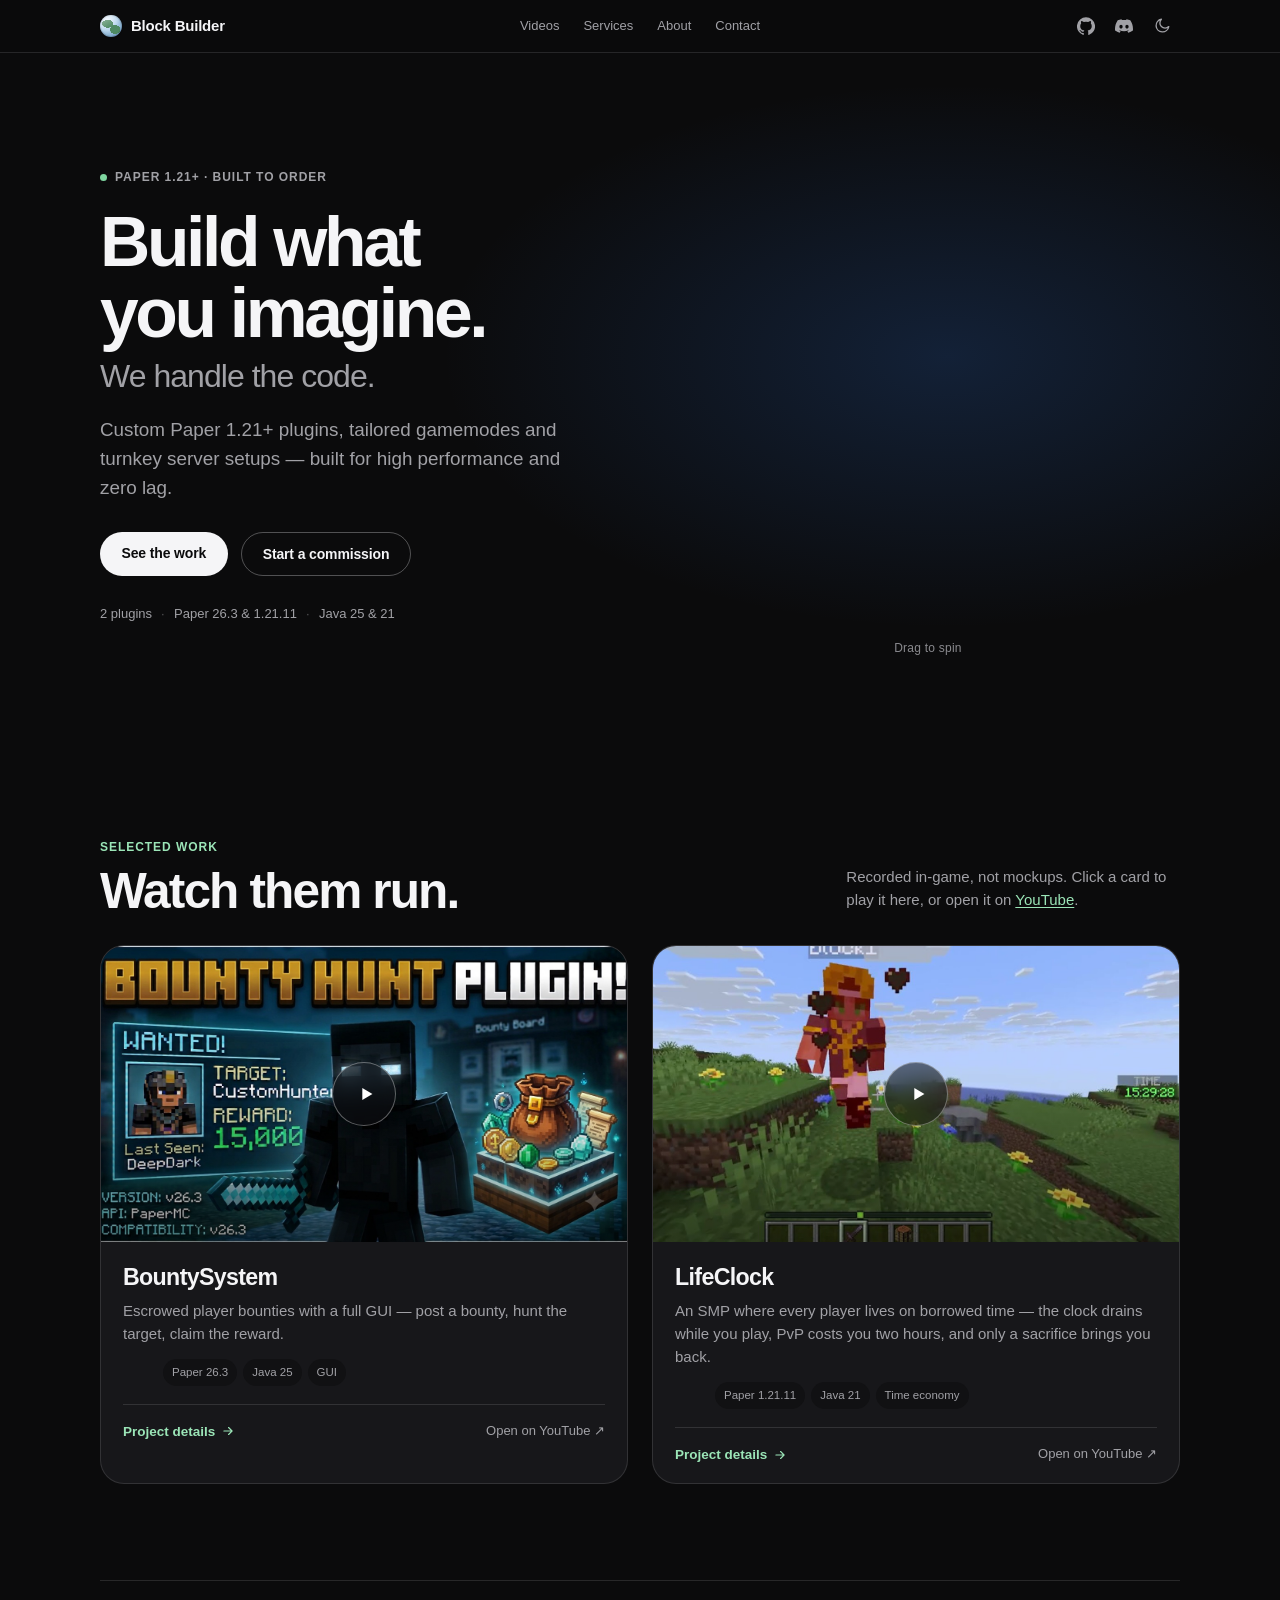
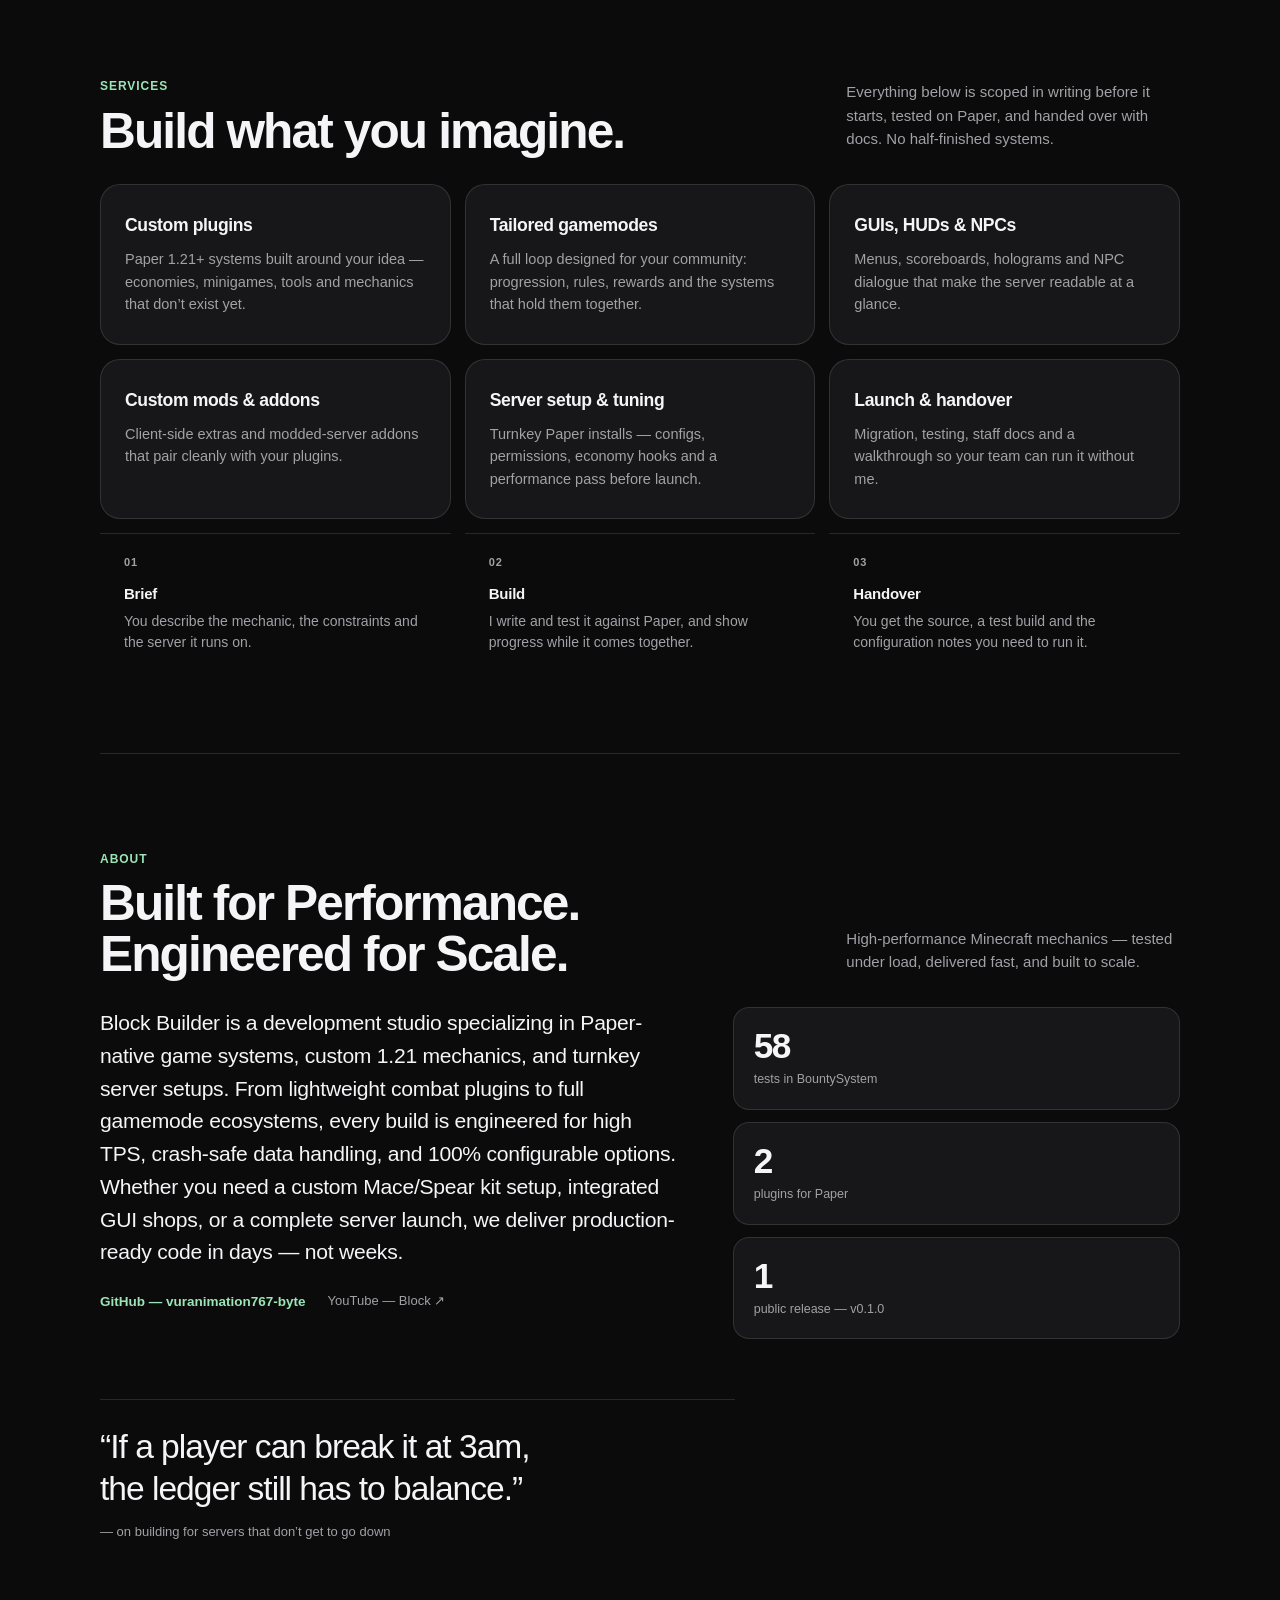
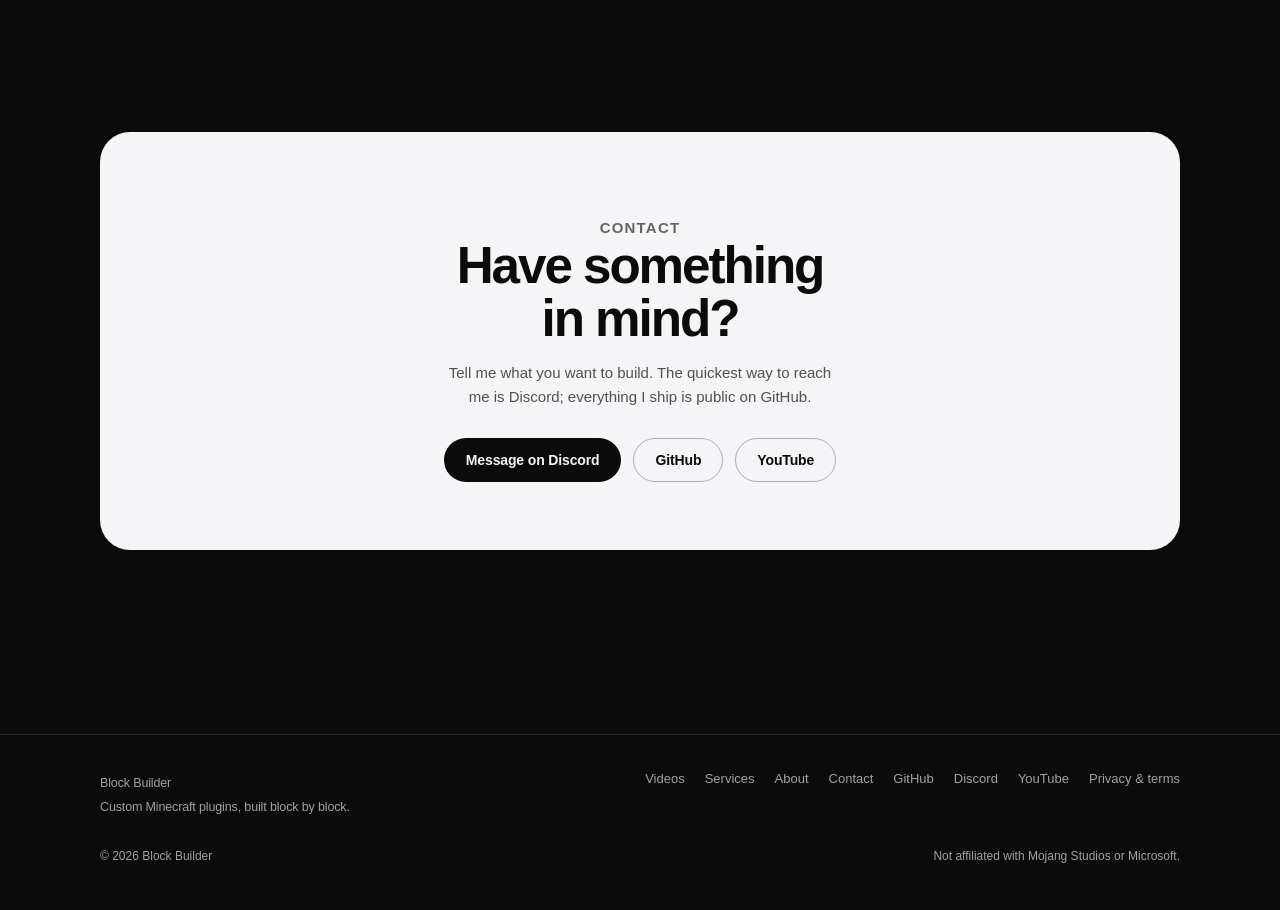
<file: index.html>
<!doctype html>
<html lang="en">
<head>
  <meta charset="utf-8">
  <meta name="viewport" content="width=device-width, initial-scale=1">
  <title>Block Builder — Custom Minecraft Plugins &amp; Servers</title>
  <meta name="description" content="Custom Paper 1.21+ plugins, tailored gamemodes and turnkey server setups — built for performance and zero lag.">
  <meta property="og:type" content="website">
  <meta property="og:url" content="https://vuranimation767-byte.github.io/portfolio/">
  <meta property="og:title" content="Block Builder — Custom Minecraft Plugins &amp; Servers">
  <meta property="og:description" content="Custom Paper 1.21+ plugins, tailored gamemodes and turnkey server setups — built for performance and zero lag.">
  <meta property="og:image" content="https://vuranimation767-byte.github.io/portfolio/assets/thumbs/bountysystem.jpg">
  <meta name="twitter:card" content="summary_large_image">
  <meta name="theme-color" content="#0b0b0c">
  <link rel="icon" href="assets/favicon.svg" type="image/svg+xml">
  <script>
    document.documentElement.dataset.theme = (function () {
      try { return localStorage.getItem("theme") || "dark"; } catch (e) { return "dark"; }
    })();
    document.documentElement.classList.add("js");
  </script>
  <link rel="stylesheet" href="assets/css/site.css">
</head>
<body id="top">
  <a class="skip-link" href="#main">Skip to content</a>

  <header class="site-header">
    <div class="wrap header-inner">
      <a class="brand" href="index.html" aria-label="Block Builder — home">
        <span class="brand-mark" aria-hidden="true"></span>
        <span data-site="name">Block Builder</span>
      </a>

      <nav class="nav" aria-label="Primary">
        <a class="nav-link" href="#videos">Videos</a>
        <a class="nav-link" href="#services">Services</a>
        <a class="nav-link" href="#about">About</a>
        <a class="nav-link" href="#contact">Contact</a>
      </nav>

      <div class="header-actions">
        <a class="icon-btn" href="https://github.com/vuranimation767-byte" data-site-href="github" target="_blank"
          rel="noopener" aria-label="GitHub profile">
          <svg viewBox="0 0 24 24" fill="currentColor" aria-hidden="true"><path d="M12 .5a12 12 0 0 0-3.79 23.4c.6.1.82-.26.82-.58v-2.03c-3.34.73-4.04-1.61-4.04-1.61-.55-1.39-1.33-1.76-1.33-1.76-1.09-.75.08-.73.08-.73 1.2.08 1.84 1.24 1.84 1.24 1.07 1.83 2.8 1.3 3.48 1 .1-.78.42-1.3.76-1.6-2.67-.3-5.47-1.33-5.47-5.93 0-1.31.47-2.38 1.24-3.22-.13-.3-.54-1.52.11-3.18 0 0 1-.32 3.3 1.23a11.5 11.5 0 0 1 6 0c2.28-1.55 3.29-1.23 3.29-1.23.65 1.66.24 2.88.12 3.18.77.84 1.23 1.91 1.23 3.22 0 4.61-2.8 5.62-5.48 5.92.43.37.81 1.1.81 2.22v3.29c0 .32.22.7.82.58A12 12 0 0 0 12 .5Z"/></svg>
        </a>
        <a class="icon-btn" href="https://discord.com/users/1489246754229588059" target="_blank" rel="noopener" aria-label="Discord profile">
          <svg viewBox="0 0 24 24" fill="currentColor" aria-hidden="true"><path d="M20.317 4.37a19.791 19.791 0 0 0-4.885-1.515.074.074 0 0 0-.079.037c-.21.375-.444.864-.608 1.25a18.27 18.27 0 0 0-5.487 0 12.64 12.64 0 0 0-.617-1.25.077.077 0 0 0-.079-.037A19.736 19.736 0 0 0 3.677 4.37a.07.07 0 0 0-.032.027C.533 9.046-.32 13.58.099 18.057a.082.082 0 0 0 .031.057 19.9 19.9 0 0 0 5.993 3.03.078.078 0 0 0 .084-.028 14.09 14.09 0 0 0 1.226-1.994.076.076 0 0 0-.041-.106 13.107 13.107 0 0 1-1.872-.892.077.077 0 0 1-.008-.128 10.2 10.2 0 0 0 .372-.292.074.074 0 0 1 .077-.01c3.928 1.793 8.18 1.793 12.062 0a.074.074 0 0 1 .078.009c.12.098.246.198.373.292a.077.077 0 0 1-.006.127 12.299 12.299 0 0 1-1.873.892.077.077 0 0 0-.041.107c.36.698.772 1.362 1.225 1.993a.076.076 0 0 0 .084.028 19.839 19.839 0 0 0 6.002-3.03.077.077 0 0 0 .032-.054c.5-5.177-.838-9.674-3.549-13.66a.061.061 0 0 0-.031-.03zM8.02 15.33c-1.183 0-2.157-1.085-2.157-2.419 0-1.333.956-2.419 2.157-2.419 1.21 0 2.176 1.096 2.157 2.419 0 1.334-.956 2.419-2.157 2.419zm7.975 0c-1.183 0-2.157-1.085-2.157-2.419 0-1.333.955-2.419 2.157-2.419 1.21 0 2.176 1.096 2.157 2.419 0 1.334-.946 2.419-2.157 2.419z"/></svg>
        </a>
        <button class="icon-btn theme-btn" type="button" data-theme-toggle aria-label="Switch theme">
          <svg class="i-sun" viewBox="0 0 24 24" fill="none" stroke="currentColor" stroke-width="1.8" stroke-linecap="round" aria-hidden="true"><circle cx="12" cy="12" r="4"/><path d="M12 2v2M12 20v2M4.93 4.93l1.41 1.41M17.66 17.66l1.41 1.41M2 12h2M20 12h2M4.93 19.07l1.41-1.41M17.66 6.34l1.41-1.41"/></svg>
          <svg class="i-moon" viewBox="0 0 24 24" fill="none" stroke="currentColor" stroke-width="1.8" stroke-linecap="round" stroke-linejoin="round" aria-hidden="true"><path d="M21 12.8A8.5 8.5 0 1 1 11.2 3a6.5 6.5 0 0 0 9.8 9.8Z"/></svg>
        </button>
        <button class="icon-btn menu-btn" type="button" aria-expanded="false" aria-controls="mobile-menu"
          aria-label="Open menu">
          <svg class="i-open" viewBox="0 0 24 24" fill="none" stroke="currentColor" stroke-width="1.8" stroke-linecap="round" aria-hidden="true"><path d="M4 8h16M4 16h16"/></svg>
          <svg class="i-close" viewBox="0 0 24 24" fill="none" stroke="currentColor" stroke-width="1.8" stroke-linecap="round" aria-hidden="true"><path d="m6 6 12 12M18 6 6 18"/></svg>
        </button>
      </div>
    </div>

    <div class="mobile-menu" id="mobile-menu" hidden>
      <nav aria-label="Mobile">
        <a href="#videos">Videos</a>
        <a href="#services">Services</a>
        <a href="#about">About</a>
        <a href="#contact">Contact</a>
        <a href="https://github.com/vuranimation767-byte" data-site-href="github" target="_blank" rel="noopener">GitHub ↗</a>
        <a href="legal.html">Privacy &amp; terms</a>
      </nav>
    </div>
  </header>

  <main id="main">
    <section class="hero">
      <div class="wrap hero-inner">
        <div class="hero-copy">
          <p class="eyebrow">Paper 1.21+ · built to order</p>
          <h1 id="hero-title">Build what you imagine.<span>We handle the code.</span></h1>
          <p class="lede" data-site="tagline">Custom Paper 1.21+ plugins, tailored gamemodes and turnkey server setups — built for high performance and zero lag.</p>
          <div class="hero-actions">
            <a class="btn btn-primary" href="#videos">See the work</a>
            <a class="btn btn-secondary" href="https://discord.com/users/1489246754229588059" target="_blank"
              rel="noopener">Start a commission</a>
          </div>
          <p class="hero-stats">
            <span id="stat-plugins">2 plugins</span>
            <span>Paper 26.3 &amp; 1.21.11</span>
            <span>Java 25 &amp; 21</span>
          </p>
        </div>

        <div class="hero-globe">
          <div class="globe" id="globe">
            <div class="globe-fallback" aria-hidden="true"></div>
          </div>
          <p class="globe-hint" aria-hidden="true">Drag to spin</p>
        </div>
      </div>
    </section>

    <section class="section wrap" id="videos" aria-labelledby="videos-title">
      <div class="section-head">
        <div>
          <p class="section-kicker">Selected work</p>
          <h2 id="videos-title">Watch them run.</h2>
        </div>
        <p>Recorded in-game, not mockups. Click a card to play it here, or open it on
          <a class="link-inline" href="https://www.youtube.com/@EditoX-e1l" target="_blank" rel="noopener">YouTube</a>.</p>
      </div>

      <div class="video-grid" id="video-grid">
        <p class="loading" id="video-status">Loading videos…</p>
      </div>

      <noscript>
        <p class="hint">Enable JavaScript to load the videos, or watch them on
          <a href="https://www.youtube.com/@EditoX-e1l">YouTube</a>.</p>
      </noscript>
    </section>

    <section class="section wrap section-line" id="services" aria-labelledby="services-title">
      <div class="section-head">
        <div>
          <p class="section-kicker">Services</p>
          <h2 id="services-title">Build what you imagine.</h2>
        </div>
        <p>Everything below is scoped in writing before it starts, tested on Paper, and handed over with docs. No half-finished systems.</p>
      </div>

      <ul class="cards">
        <li class="card reveal">
          <h3>Custom plugins</h3>
          <p>Paper 1.21+ systems built around your idea — economies, minigames, tools and mechanics that don’t exist yet.</p>
        </li>
        <li class="card reveal">
          <h3>Tailored gamemodes</h3>
          <p>A full loop designed for your community: progression, rules, rewards and the systems that hold them together.</p>
        </li>
        <li class="card reveal">
          <h3>GUIs, HUDs &amp; NPCs</h3>
          <p>Menus, scoreboards, holograms and NPC dialogue that make the server readable at a glance.</p>
        </li>
        <li class="card reveal">
          <h3>Custom mods &amp; addons</h3>
          <p>Client-side extras and modded-server addons that pair cleanly with your plugins.</p>
        </li>
        <li class="card reveal">
          <h3>Server setup &amp; tuning</h3>
          <p>Turnkey Paper installs — configs, permissions, economy hooks and a performance pass before launch.</p>
        </li>
        <li class="card reveal">
          <h3>Launch &amp; handover</h3>
          <p>Migration, testing, staff docs and a walkthrough so your team can run it without me.</p>
        </li>
      </ul>

      <ol class="steps">
        <li class="reveal">
          <h3>Brief</h3>
          <p>You describe the mechanic, the constraints and the server it runs on.</p>
        </li>
        <li class="reveal">
          <h3>Build</h3>
          <p>I write and test it against Paper, and show progress while it comes together.</p>
        </li>
        <li class="reveal">
          <h3>Handover</h3>
          <p>You get the source, a test build and the configuration notes you need to run it.</p>
        </li>
      </ol>
    </section>

    <section class="section wrap section-line" id="about" aria-labelledby="about-title">
      <div class="section-head">
        <div>
          <p class="section-kicker">About</p>
          <h2 id="about-title">Built for Performance. Engineered for Scale.</h2>
        </div>
        <p>High-performance Minecraft mechanics — tested under load, delivered fast, and built to scale.</p>
      </div>

      <div class="about-grid">
        <div class="about-copy reveal">
          <p data-site="about">Block Builder is a development studio specializing in Paper-native game systems, custom 1.21 mechanics, and turnkey server setups. From lightweight combat plugins to full gamemode ecosystems, every build is engineered for high TPS, crash-safe data handling, and 100% configurable options. Whether you need a custom Mace/Spear kit setup, integrated GUI shops, or a complete server launch, we deliver production-ready code in days — not weeks.</p>
          <div class="about-links">
            <a class="link-arrow" href="https://github.com/vuranimation767-byte" data-site-href="github" target="_blank"
              rel="noopener">GitHub — vuranimation767-byte</a>
            <a class="link-muted" href="https://www.youtube.com/@EditoX-e1l" target="_blank" rel="noopener">YouTube — Block ↗</a>
          </div>
        </div>

        <div class="stats reveal">
          <div class="stat">
            <strong>58</strong>
            <span>tests in BountySystem</span>
          </div>
          <div class="stat">
            <strong>2</strong>
            <span>plugins for Paper</span>
          </div>
          <div class="stat">
            <strong>1</strong>
            <span>public release — v0.1.0</span>
          </div>
        </div>
      </div>

      <blockquote class="quote reveal">
        “If a player can break it at 3am, the ledger still has to balance.”
        <span>— on building for servers that don’t get to go down</span>
      </blockquote>
    </section>

    <section class="section wrap" id="contact" aria-labelledby="contact-title">
      <div class="cta reveal">
        <p class="section-kicker">Contact</p>
        <h2 id="contact-title">Have something in mind?</h2>
        <p>Tell me what you want to build. The quickest way to reach me is Discord; everything I ship is public on GitHub.</p>
        <div class="hero-actions">
          <a class="btn btn-primary" href="https://discord.com/users/1489246754229588059" target="_blank"
            rel="noopener">Message on Discord</a>
          <a class="btn btn-secondary" href="https://github.com/vuranimation767-byte" data-site-href="github"
            target="_blank" rel="noopener">GitHub</a>
          <a class="btn btn-secondary" href="https://www.youtube.com/@EditoX-e1l" target="_blank"
            rel="noopener">YouTube</a>
        </div>
      </div>
    </section>
  </main>

  <footer class="site-footer">
    <div class="wrap footer-main">
      <p class="footer-brand">
        <span data-site="name">Block Builder</span>
        <span>Custom Minecraft plugins, built block by block.</span>
      </p>
      <nav class="footer-links" aria-label="Footer">
        <a href="#videos">Videos</a>
        <a href="#services">Services</a>
        <a href="#about">About</a>
        <a href="#contact">Contact</a>
        <a href="https://github.com/vuranimation767-byte" data-site-href="github" target="_blank" rel="noopener">GitHub</a>
        <a href="https://discord.com/users/1489246754229588059" target="_blank" rel="noopener">Discord</a>
        <a href="https://www.youtube.com/@EditoX-e1l" target="_blank" rel="noopener">YouTube</a>
        <a href="legal.html">Privacy &amp; terms</a>
      </nav>
    </div>
    <div class="wrap footer-bottom">
      <p>© <span data-year>2026</span> <span data-site="name">Block Builder</span></p>
      <p>Not affiliated with Mojang Studios or Microsoft.</p>
    </div>
  </footer>

  <script type="module" src="assets/js/gallery.js"></script>
  <script type="module" src="assets/js/globe.js"></script>
</body>
</html>
</file>
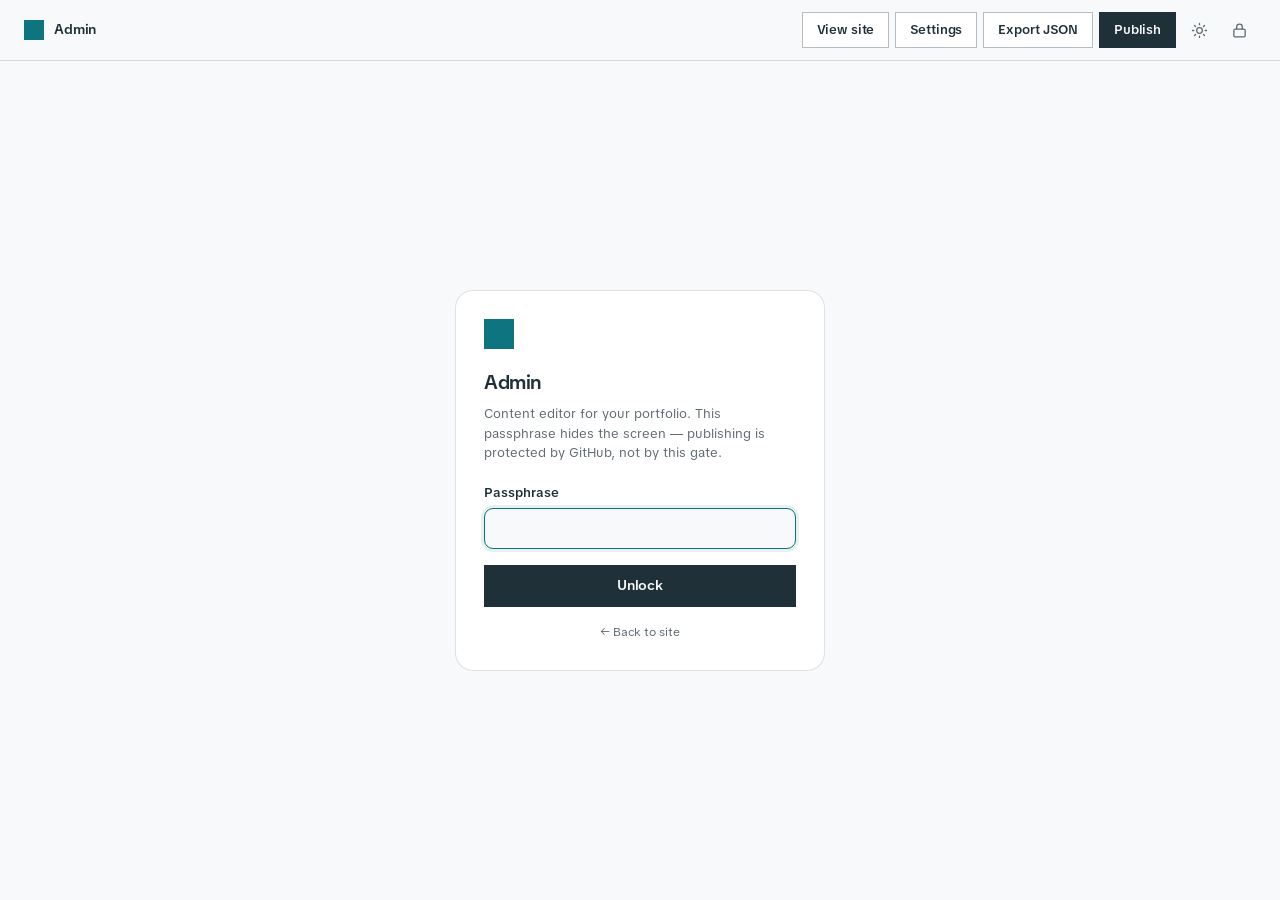
<file: admin.html>
<!doctype html>
<html lang="en">
<head>
  <meta charset="utf-8">
  <meta name="viewport" content="width=device-width, initial-scale=1">
  <title>Admin — Portfolio</title>
  <meta name="robots" content="noindex">
  <meta name="theme-color" content="#f7f9fa">
  <link rel="icon" href="assets/favicon.svg" type="image/svg+xml">
  <link rel="stylesheet" href="https://fonts.googleapis.com/css2?family=TikTok+Sans:wght@300;400;500;600;700;800;900&display=swap">
  <link rel="stylesheet" href="assets/css/style.css">
  <script>
    try {
      var savedTheme = localStorage.getItem("theme");
      document.documentElement.dataset.theme = savedTheme || "light";
    } catch (error) {
      document.documentElement.dataset.theme = "light";
    }
  </script>
</head>
<body class="admin-page">
  <a class="skip-link" href="#admin-main">Skip to editor</a>

  <header class="admin-bar">
    <div class="admin-bar-inner">
      <a class="brand" href="index.html">
        <span class="brand-mark" aria-hidden="true"></span>
        <span>Admin</span>
      </a>
      <div class="admin-actions">
        <span class="status-chip" id="dirty-chip" hidden>Unsaved</span>
        <a class="btn btn-ghost btn-sm admin-view-site" href="index.html">View site</a>
        <button class="btn btn-ghost btn-sm" id="settings-btn" type="button">Settings</button>
        <button class="btn btn-ghost btn-sm" id="export-btn" type="button">Export JSON</button>
        <button class="btn btn-primary btn-sm" id="publish-btn" type="button">Publish</button>
        <button class="icon-btn theme-btn" type="button" data-theme-toggle aria-label="Switch theme">
          <svg class="i-sun" viewBox="0 0 24 24" fill="none" stroke="currentColor" stroke-width="1.8" stroke-linecap="round" aria-hidden="true"><circle cx="12" cy="12" r="4"/><path d="M12 2v2M12 20v2M4.93 4.93l1.41 1.41M17.66 17.66l1.41 1.41M2 12h2M20 12h2M4.93 19.07l1.41-1.41M17.66 6.34l1.41-1.41"/></svg>
          <svg class="i-moon" viewBox="0 0 24 24" fill="none" stroke="currentColor" stroke-width="1.8" stroke-linecap="round" stroke-linejoin="round" aria-hidden="true"><path d="M21 12.8A8.5 8.5 0 1 1 11.2 3a6.5 6.5 0 0 0 9.8 9.8Z"/></svg>
        </button>
        <button class="icon-btn" id="lock-btn" type="button" aria-label="Lock admin" title="Lock admin">
          <svg viewBox="0 0 24 24" fill="none" stroke="currentColor" stroke-width="1.8" stroke-linecap="round" stroke-linejoin="round" aria-hidden="true"><rect x="4" y="10" width="16" height="11" rx="2"/><path d="M8 10V7a4 4 0 0 1 8 0v3"/></svg>
        </button>
      </div>
    </div>
  </header>

  <div class="gate" id="gate">
    <form class="gate-card" id="gate-form">
      <span class="brand-mark gate-mark" aria-hidden="true"></span>
      <h1>Admin</h1>
      <p class="gate-copy">Content editor for your portfolio. This passphrase hides the screen — publishing is protected by GitHub, not by this gate.</p>

      <label for="gate-pass">Passphrase</label>
      <input id="gate-pass" type="password" autocomplete="current-password" required autofocus>
      <p class="gate-error" id="gate-error" role="alert" hidden>Wrong passphrase.</p>

      <button class="btn btn-primary gate-submit" type="submit">Unlock</button>
      <a class="gate-back" href="index.html">← Back to site</a>
    </form>
  </div>

  <main class="admin-shell" id="admin-main" hidden>
    <aside class="admin-side">
      <div class="admin-side-head">
        <h1>Projects <span class="side-count" id="project-count"></span></h1>
        <button class="btn btn-ghost btn-sm" id="new-btn" type="button">New</button>
      </div>

      <div class="draft-banner" id="draft-banner" hidden>
        <p>Restored unsaved draft.</p>
        <button class="text-btn" id="discard-draft" type="button">Discard</button>
      </div>

      <div class="project-list" id="project-list">
        <p class="side-note">Loading…</p>
      </div>

      <div class="admin-side-foot">
        <button class="text-btn" id="import-btn" type="button">Import JSON…</button>
        <input type="file" id="import-file" accept="application/json,.json" hidden>
        <button class="text-btn" id="reload-btn" type="button">Reload from server</button>
        <p class="side-note">Drafts stay in this browser. Use <strong>Publish live</strong> to update the GitHub site.</p>
      </div>
    </aside>

    <section class="admin-editor" id="editor" aria-label="Project editor">
      <div class="empty editor-empty" id="editor-empty">
        <p><strong>Select a project</strong><br>or create a new one to start editing.</p>
      </div>

      <form id="project-form" hidden novalidate>
        <div class="editor-head">
          <h2 id="form-title">Edit project</h2>
          <button class="text-btn danger-text" id="delete-btn" type="button">Delete</button>
        </div>

        <div class="field">
          <label for="f-title">Title</label>
          <input id="f-title" name="title" type="text" maxlength="80" autocomplete="off" required>
          <p class="field-error" data-error="title"></p>
        </div>

        <div class="field-row">
          <div class="field">
            <label for="f-slug">Slug <span class="label-hint">URL</span></label>
            <input id="f-slug" name="slug" type="text" maxlength="64" autocomplete="off" spellcheck="false" required>
            <p class="field-error" data-error="slug"></p>
          </div>
          <div class="field">
            <label for="f-published">Published</label>
            <input id="f-published" name="published" type="date">
          </div>
        </div>

        <div class="field">
          <label for="f-tagline">Tagline</label>
          <input id="f-tagline" name="tagline" type="text" maxlength="140" required>
          <p class="field-error" data-error="tagline"></p>
        </div>

        <div class="field-row">
          <div class="field">
            <label for="f-tags">Tags <span class="label-hint">comma separated</span></label>
            <input id="f-tags" name="tags" type="text" placeholder="Paper, Java, Utility">
            <p class="field-error" data-error="tags"></p>
          </div>
          <div class="field">
            <label for="f-baseviews">Starting views <span class="label-hint">optional</span></label>
            <input id="f-baseviews" name="baseViews" type="number" min="0" step="1" value="0">
          </div>
        </div>

        <div class="field">
          <label for="f-thumbnail">Thumbnail URL or path</label>
          <div class="thumb-field">
            <div class="thumb-preview">
              <img id="thumb-preview-img" alt="" hidden>
              <span id="thumb-preview-fallback">No image</span>
            </div>
            <div class="thumb-field-body">
              <input id="f-thumbnail" name="thumbnail" type="text" placeholder="assets/thumbs/my-plugin.webp" autocomplete="off">
              <p class="hint">1600×900 WebP, under 200 KB. Drop it in <code>assets/thumbs/</code>.</p>
              <p class="field-error" data-error="thumbnail"></p>
            </div>
          </div>
        </div>

        <div class="field">
          <label for="f-video">Showcase video <span class="label-hint">optional</span></label>
          <input id="f-video" name="video" type="text" placeholder="https://youtu.be/… or …/demo.mp4" autocomplete="off">
          <p class="video-hint" id="video-hint"></p>
          <p class="field-error" data-error="video"></p>
        </div>

        <div class="field-row">
          <div class="field">
            <label for="f-github">GitHub URL</label>
            <input id="f-github" name="github" type="url" placeholder="https://github.com/…" autocomplete="off">
            <p class="field-error" data-error="github"></p>
          </div>
          <div class="field">
            <label for="f-download">Download URL</label>
            <input id="f-download" name="download" type="url" placeholder="https://github.com/…/releases/latest" autocomplete="off">
            <p class="field-error" data-error="download"></p>
          </div>
        </div>

        <label class="check"><input type="checkbox" name="featured"> Feature on the gallery</label>

        <div class="field">
          <div class="field-label-row">
            <label for="f-body">Documentation <span class="label-hint">Markdown</span></label>
            <div class="tabs" role="tablist" aria-label="Documentation view">
              <button class="tab" id="tab-write" type="button" role="tab" aria-selected="true" data-tab="write">Write</button>
              <button class="tab" id="tab-preview" type="button" role="tab" aria-selected="false" data-tab="preview">Preview</button>
            </div>
          </div>
          <textarea id="f-body" name="body" rows="12" spellcheck="false"></textarea>
          <div class="markdown-preview prose" id="body-preview" hidden></div>
          <p class="hint">Use <code>## Overview</code>, <code>## Key mechanics</code> and <code>## Installation</code> as a starting structure.</p>
        </div>

        <div class="editor-actions">
          <button class="btn btn-ghost" type="submit">Save draft</button>
          <button class="btn btn-primary" id="publish-form-btn" type="button">Publish live</button>
          <span class="save-status" id="save-status" role="status"></span>
        </div>
      </form>
    </section>
  </main>

  <dialog class="dialog" id="settings-dialog" aria-labelledby="settings-title">
    <div class="dialog-card">
      <div class="dialog-head">
        <h2 id="settings-title">Publish settings</h2>
        <button class="icon-btn" id="settings-close" type="button" aria-label="Close settings">
          <svg viewBox="0 0 24 24" fill="none" stroke="currentColor" stroke-width="1.8" stroke-linecap="round" aria-hidden="true"><path d="m6 6 12 12M18 6 6 18"/></svg>
        </button>
      </div>
      <p class="settings-note">
        Publishing commits <code>data/projects.json</code> to GitHub. Use a fine-grained token with
        <strong>Contents: read and write</strong> on just this repository —
        <a href="https://github.com/settings/personal-access-tokens/new" target="_blank" rel="noopener">create one</a>.
        It is stored in this browser only, never in the site.
      </p>

      <div class="field">
        <label for="s-repo">Repository</label>
        <input id="s-repo" type="text" placeholder="owner/portfolio" autocomplete="off" spellcheck="false">
      </div>

      <div class="field-row">
        <div class="field">
          <label for="s-branch">Branch</label>
          <input id="s-branch" type="text" placeholder="main" autocomplete="off" spellcheck="false">
        </div>
        <div class="field">
          <label for="s-path">File path</label>
          <input id="s-path" type="text" value="data/projects.json" autocomplete="off" spellcheck="false">
        </div>
      </div>

      <div class="field">
        <label for="s-token">Fine-grained token</label>
        <input id="s-token" type="password" autocomplete="off">
        <p class="hint">Leave blank to export the JSON and commit it yourself.</p>
      </div>

      <div class="dialog-actions">
        <button class="text-btn danger-text" id="forget-token" type="button">Forget token</button>
        <span class="spacer"></span>
        <button class="btn btn-ghost btn-sm" id="settings-cancel" type="button">Cancel</button>
        <button class="btn btn-primary btn-sm" id="settings-save" type="button">Save settings</button>
      </div>
    </div>
  </dialog>

  <div class="toast" id="toast" role="status" aria-live="polite"></div>

  <script src="assets/js/vendor/marked.min.js"></script>
  <script type="module" src="assets/js/admin.js"></script>
</body>
</html>
</file>
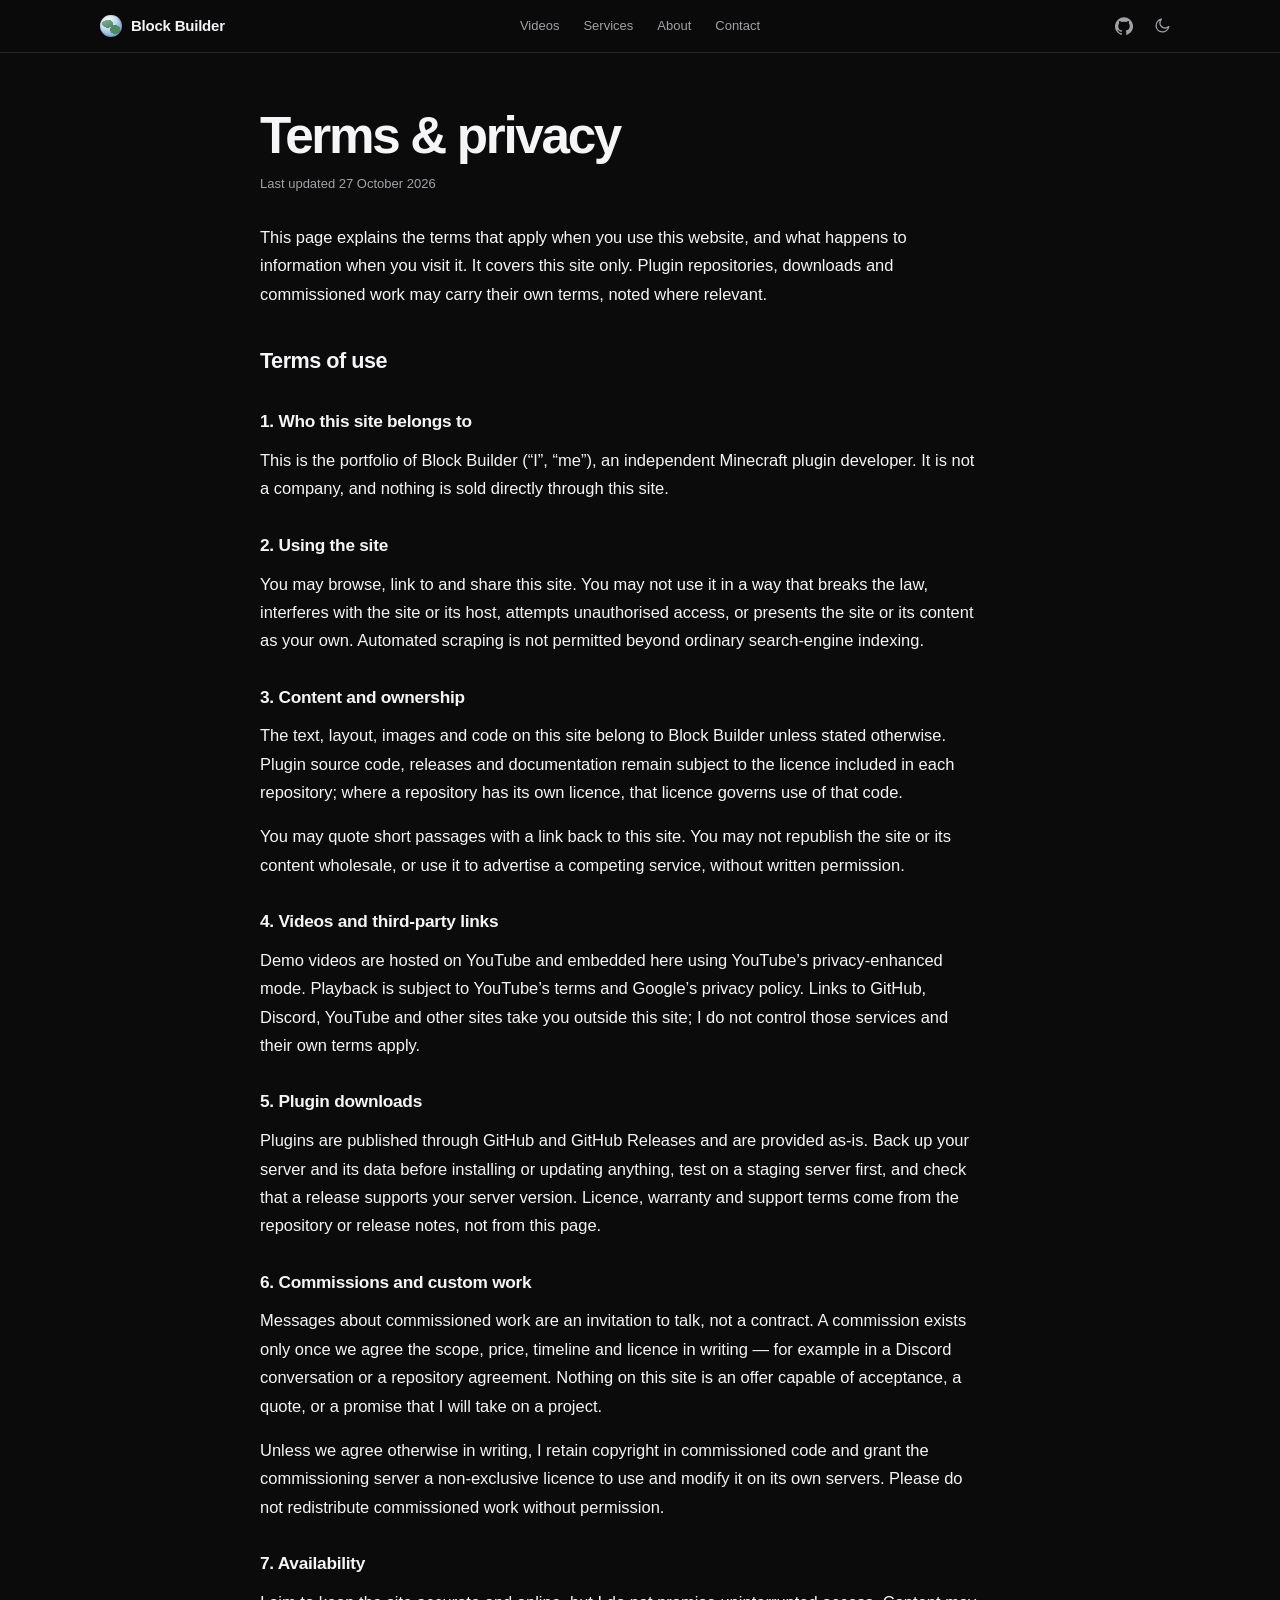
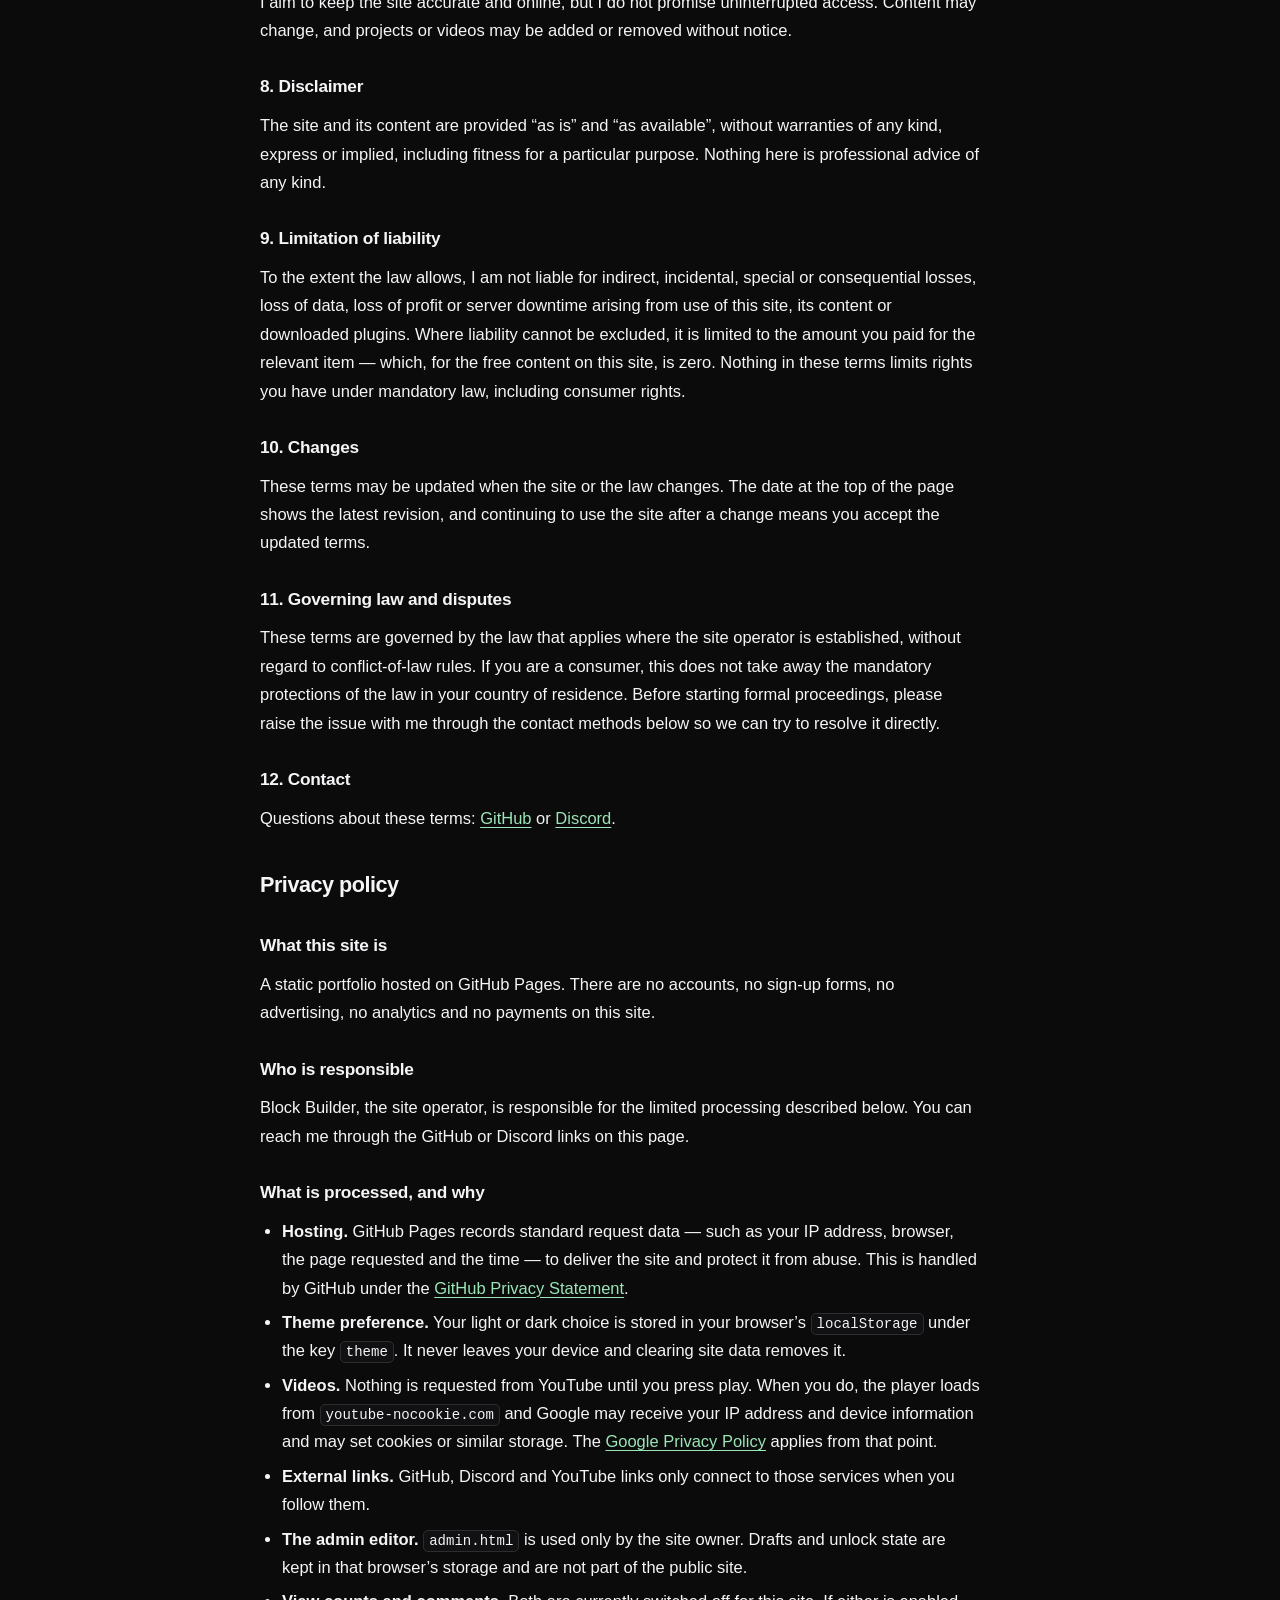
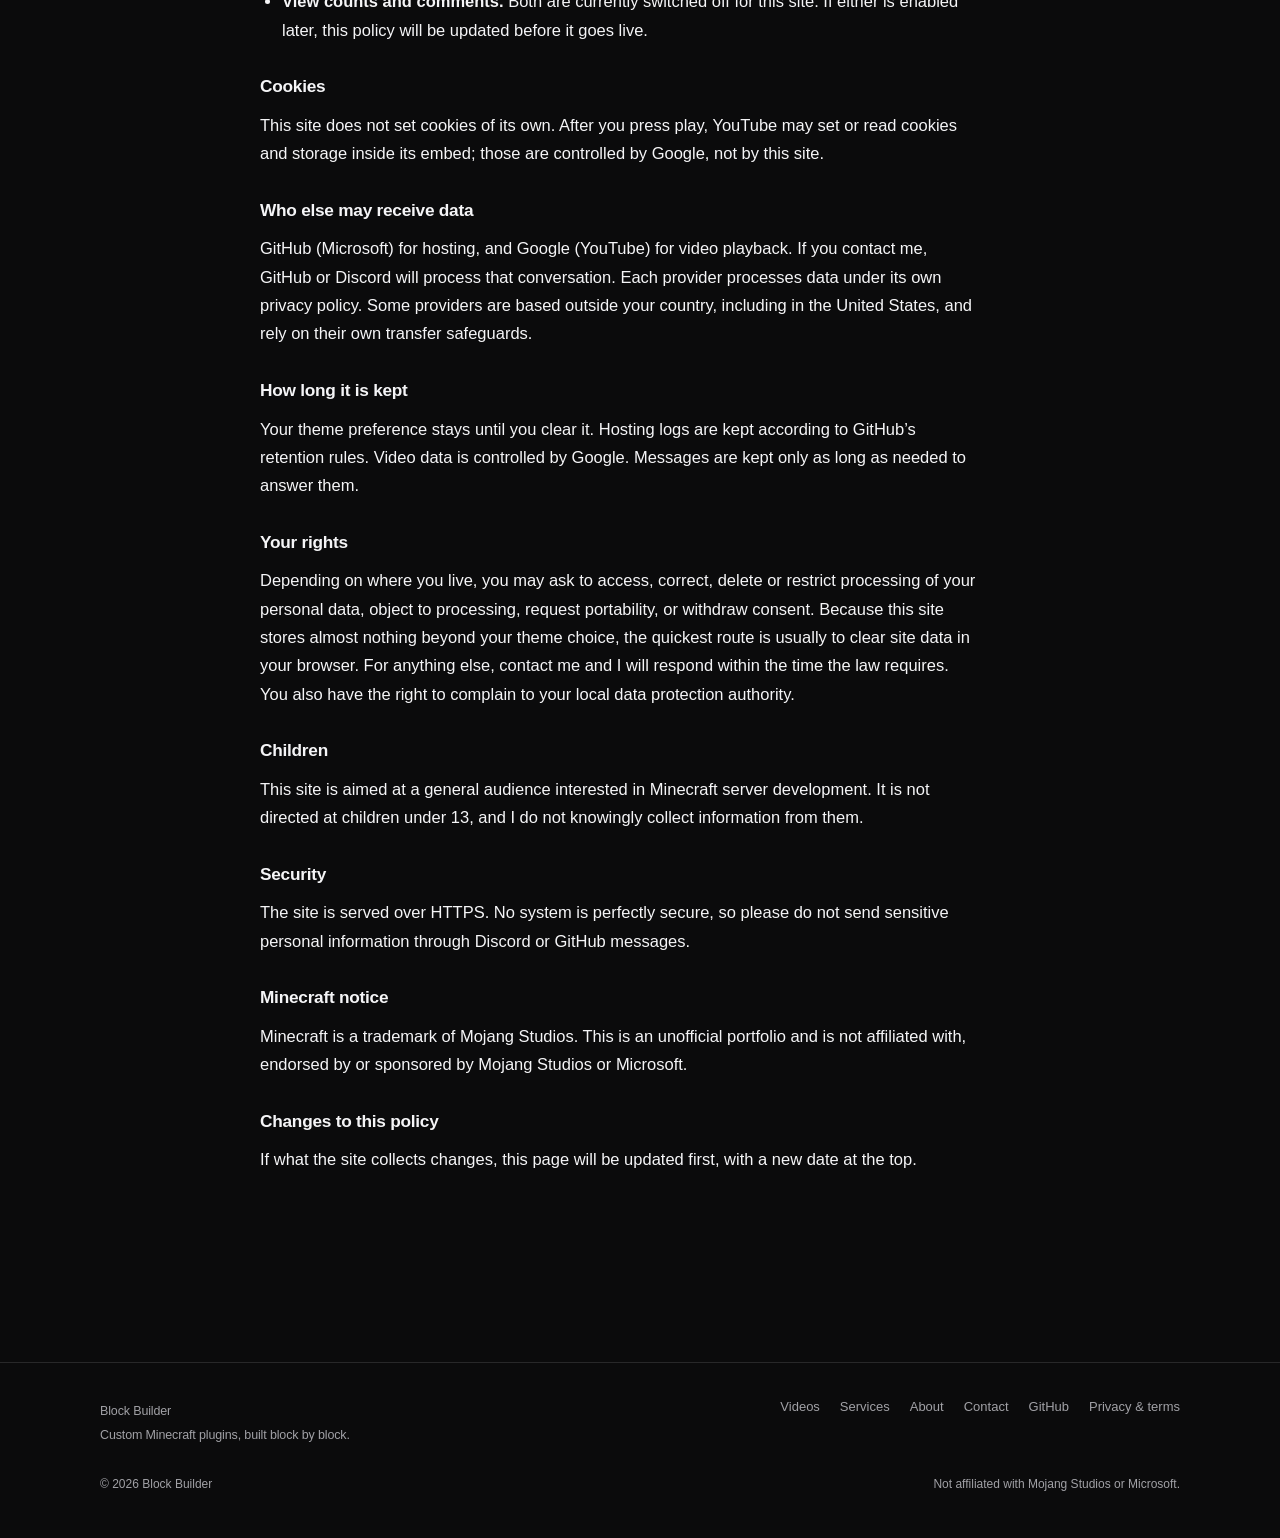
<file: legal.html>
<!doctype html>
<html lang="en">
<head>
  <meta charset="utf-8">
  <meta name="viewport" content="width=device-width, initial-scale=1">
  <title>Terms &amp; Privacy — Block Builder</title>
  <meta name="description" content="The terms that apply to this portfolio, and what happens to information when you visit it.">
  <meta name="robots" content="index,follow">
  <meta name="theme-color" content="#fbfbfd">
  <link rel="icon" href="assets/favicon.svg" type="image/svg+xml">
  <script>
    try {
      var savedTheme = localStorage.getItem("theme");
      document.documentElement.dataset.theme = savedTheme || "dark";
    } catch (error) {
      document.documentElement.dataset.theme = "dark";
    }
    document.documentElement.classList.add("js");
  </script>
  <link rel="stylesheet" href="assets/css/site.css">
</head>
<body id="top">
  <a class="skip-link" href="#main-content">Skip to content</a>

  <header class="site-header">
    <div class="wrap header-inner">
      <a class="brand" href="index.html" aria-label="Block Builder — home">
        <span class="brand-mark" aria-hidden="true"></span>
        <span data-site="name">Block Builder</span>
      </a>

      <nav class="nav" aria-label="Primary">
        <a class="nav-link" href="index.html#videos">Videos</a>
        <a class="nav-link" href="index.html#services">Services</a>
        <a class="nav-link" href="index.html#about">About</a>
        <a class="nav-link" href="index.html#contact">Contact</a>
      </nav>

      <div class="header-actions">
        <a class="icon-btn" href="https://github.com/vuranimation767-byte" data-site-href="github" target="_blank"
          rel="noopener" aria-label="GitHub profile">
          <svg viewBox="0 0 24 24" fill="currentColor" aria-hidden="true"><path d="M12 .5a12 12 0 0 0-3.79 23.4c.6.1.82-.26.82-.58v-2.03c-3.34.73-4.04-1.61-4.04-1.61-.55-1.39-1.33-1.76-1.33-1.76-1.09-.75.08-.73.08-.73 1.2.08 1.84 1.24 1.84 1.24 1.07 1.83 2.8 1.3 3.48 1 .1-.78.42-1.3.76-1.6-2.67-.3-5.47-1.33-5.47-5.93 0-1.31.47-2.38 1.24-3.22-.13-.3-.54-1.52.11-3.18 0 0 1-.32 3.3 1.23a11.5 11.5 0 0 1 6 0c2.28-1.55 3.29-1.23 3.29-1.23.65 1.66.24 2.88.12 3.18.77.84 1.23 1.91 1.23 3.22 0 4.61-2.8 5.62-5.48 5.92.43.37.81 1.1.81 2.22v3.29c0 .32.22.7.82.58A12 12 0 0 0 12 .5Z"/></svg>
        </a>
        <button class="icon-btn theme-btn" type="button" data-theme-toggle aria-label="Switch theme">
          <svg class="i-sun" viewBox="0 0 24 24" fill="none" stroke="currentColor" stroke-width="1.8" stroke-linecap="round" aria-hidden="true"><circle cx="12" cy="12" r="4"/><path d="M12 2v2M12 20v2M4.93 4.93l1.41 1.41M17.66 17.66l1.41 1.41M2 12h2M20 12h2M4.93 19.07l1.41-1.41M17.66 6.34l1.41-1.41"/></svg>
          <svg class="i-moon" viewBox="0 0 24 24" fill="none" stroke="currentColor" stroke-width="1.8" stroke-linecap="round" stroke-linejoin="round" aria-hidden="true"><path d="M21 12.8A8.5 8.5 0 1 1 11.2 3a6.5 6.5 0 0 0 9.8 9.8Z"/></svg>
        </button>
        <button class="icon-btn menu-btn" type="button" aria-expanded="false" aria-controls="mobile-menu"
          aria-label="Open menu">
          <svg class="i-open" viewBox="0 0 24 24" fill="none" stroke="currentColor" stroke-width="1.8" stroke-linecap="round" aria-hidden="true"><path d="M4 8h16M4 16h16"/></svg>
          <svg class="i-close" viewBox="0 0 24 24" fill="none" stroke="currentColor" stroke-width="1.8" stroke-linecap="round" aria-hidden="true"><path d="m6 6 12 12M18 6 6 18"/></svg>
        </button>
      </div>
    </div>

    <div class="mobile-menu" id="mobile-menu" hidden>
      <nav aria-label="Mobile">
        <a href="index.html#videos">Videos</a>
        <a href="index.html#services">Services</a>
        <a href="index.html#about">About</a>
        <a href="index.html#contact">Contact</a>
        <a href="https://github.com/vuranimation767-byte" data-site-href="github" target="_blank" rel="noopener">GitHub ↗</a>
        <a href="legal.html">Privacy &amp; terms</a>
      </nav>
    </div>
  </header>

  <main class="legal" id="main-content">
    <h1>Terms &amp; privacy</h1>
    <p class="updated">Last updated 27 October 2026</p>

    <article class="prose">
      <p>This page explains the terms that apply when you use this website, and what happens to information when you visit it. It covers this site only. Plugin repositories, downloads and commissioned work may carry their own terms, noted where relevant.</p>

      <h2>Terms of use</h2>

      <h3>1. Who this site belongs to</h3>
      <p>This is the portfolio of Block Builder (“I”, “me”), an independent Minecraft plugin developer. It is not a company, and nothing is sold directly through this site.</p>

      <h3>2. Using the site</h3>
      <p>You may browse, link to and share this site. You may not use it in a way that breaks the law, interferes with the site or its host, attempts unauthorised access, or presents the site or its content as your own. Automated scraping is not permitted beyond ordinary search-engine indexing.</p>

      <h3>3. Content and ownership</h3>
      <p>The text, layout, images and code on this site belong to Block Builder unless stated otherwise. Plugin source code, releases and documentation remain subject to the licence included in each repository; where a repository has its own licence, that licence governs use of that code.</p>
      <p>You may quote short passages with a link back to this site. You may not republish the site or its content wholesale, or use it to advertise a competing service, without written permission.</p>

      <h3>4. Videos and third-party links</h3>
      <p>Demo videos are hosted on YouTube and embedded here using YouTube’s privacy-enhanced mode. Playback is subject to YouTube’s terms and Google’s privacy policy. Links to GitHub, Discord, YouTube and other sites take you outside this site; I do not control those services and their own terms apply.</p>

      <h3>5. Plugin downloads</h3>
      <p>Plugins are published through GitHub and GitHub Releases and are provided as-is. Back up your server and its data before installing or updating anything, test on a staging server first, and check that a release supports your server version. Licence, warranty and support terms come from the repository or release notes, not from this page.</p>

      <h3>6. Commissions and custom work</h3>
      <p>Messages about commissioned work are an invitation to talk, not a contract. A commission exists only once we agree the scope, price, timeline and licence in writing — for example in a Discord conversation or a repository agreement. Nothing on this site is an offer capable of acceptance, a quote, or a promise that I will take on a project.</p>
      <p>Unless we agree otherwise in writing, I retain copyright in commissioned code and grant the commissioning server a non-exclusive licence to use and modify it on its own servers. Please do not redistribute commissioned work without permission.</p>

      <h3>7. Availability</h3>
      <p>I aim to keep the site accurate and online, but I do not promise uninterrupted access. Content may change, and projects or videos may be added or removed without notice.</p>

      <h3>8. Disclaimer</h3>
      <p>The site and its content are provided “as is” and “as available”, without warranties of any kind, express or implied, including fitness for a particular purpose. Nothing here is professional advice of any kind.</p>

      <h3>9. Limitation of liability</h3>
      <p>To the extent the law allows, I am not liable for indirect, incidental, special or consequential losses, loss of data, loss of profit or server downtime arising from use of this site, its content or downloaded plugins. Where liability cannot be excluded, it is limited to the amount you paid for the relevant item — which, for the free content on this site, is zero. Nothing in these terms limits rights you have under mandatory law, including consumer rights.</p>

      <h3>10. Changes</h3>
      <p>These terms may be updated when the site or the law changes. The date at the top of the page shows the latest revision, and continuing to use the site after a change means you accept the updated terms.</p>

      <h3>11. Governing law and disputes</h3>
      <p>These terms are governed by the law that applies where the site operator is established, without regard to conflict-of-law rules. If you are a consumer, this does not take away the mandatory protections of the law in your country of residence. Before starting formal proceedings, please raise the issue with me through the contact methods below so we can try to resolve it directly.</p>

      <h3>12. Contact</h3>
      <p>Questions about these terms: <a href="https://github.com/vuranimation767-byte" data-site-href="github" target="_blank" rel="noopener">GitHub</a> or <a href="https://discord.com/users/1489246754229588059" target="_blank" rel="noopener">Discord</a>.</p>

      <h2>Privacy policy</h2>

      <h3>What this site is</h3>
      <p>A static portfolio hosted on GitHub Pages. There are no accounts, no sign-up forms, no advertising, no analytics and no payments on this site.</p>

      <h3>Who is responsible</h3>
      <p>Block Builder, the site operator, is responsible for the limited processing described below. You can reach me through the GitHub or Discord links on this page.</p>

      <h3>What is processed, and why</h3>
      <ul>
        <li><strong>Hosting.</strong> GitHub Pages records standard request data — such as your IP address, browser, the page requested and the time — to deliver the site and protect it from abuse. This is handled by GitHub under the <a href="https://docs.github.com/en/site-policy/privacy-policies/github-general-privacy-statement" target="_blank" rel="noopener">GitHub Privacy Statement</a>.</li>
        <li><strong>Theme preference.</strong> Your light or dark choice is stored in your browser’s <code>localStorage</code> under the key <code>theme</code>. It never leaves your device and clearing site data removes it.</li>
        <li><strong>Videos.</strong> Nothing is requested from YouTube until you press play. When you do, the player loads from <code>youtube-nocookie.com</code> and Google may receive your IP address and device information and may set cookies or similar storage. The <a href="https://policies.google.com/privacy" target="_blank" rel="noopener">Google Privacy Policy</a> applies from that point.</li>
        <li><strong>External links.</strong> GitHub, Discord and YouTube links only connect to those services when you follow them.</li>
        <li><strong>The admin editor.</strong> <code>admin.html</code> is used only by the site owner. Drafts and unlock state are kept in that browser’s storage and are not part of the public site.</li>
        <li><strong>View counts and comments.</strong> Both are currently switched off for this site. If either is enabled later, this policy will be updated before it goes live.</li>
      </ul>

      <h3>Cookies</h3>
      <p>This site does not set cookies of its own. After you press play, YouTube may set or read cookies and storage inside its embed; those are controlled by Google, not by this site.</p>

      <h3>Who else may receive data</h3>
      <p>GitHub (Microsoft) for hosting, and Google (YouTube) for video playback. If you contact me, GitHub or Discord will process that conversation. Each provider processes data under its own privacy policy. Some providers are based outside your country, including in the United States, and rely on their own transfer safeguards.</p>

      <h3>How long it is kept</h3>
      <p>Your theme preference stays until you clear it. Hosting logs are kept according to GitHub’s retention rules. Video data is controlled by Google. Messages are kept only as long as needed to answer them.</p>

      <h3>Your rights</h3>
      <p>Depending on where you live, you may ask to access, correct, delete or restrict processing of your personal data, object to processing, request portability, or withdraw consent. Because this site stores almost nothing beyond your theme choice, the quickest route is usually to clear site data in your browser. For anything else, contact me and I will respond within the time the law requires. You also have the right to complain to your local data protection authority.</p>

      <h3>Children</h3>
      <p>This site is aimed at a general audience interested in Minecraft server development. It is not directed at children under 13, and I do not knowingly collect information from them.</p>

      <h3>Security</h3>
      <p>The site is served over HTTPS. No system is perfectly secure, so please do not send sensitive personal information through Discord or GitHub messages.</p>

      <h3>Minecraft notice</h3>
      <p>Minecraft is a trademark of Mojang Studios. This is an unofficial portfolio and is not affiliated with, endorsed by or sponsored by Mojang Studios or Microsoft.</p>

      <h3>Changes to this policy</h3>
      <p>If what the site collects changes, this page will be updated first, with a new date at the top.</p>
    </article>
  </main>

  <footer class="site-footer">
    <div class="wrap footer-main">
      <p class="footer-brand">
        <span data-site="name">Block Builder</span>
        <span>Custom Minecraft plugins, built block by block.</span>
      </p>
      <nav class="footer-links" aria-label="Footer">
        <a href="index.html#videos">Videos</a>
        <a href="index.html#services">Services</a>
        <a href="index.html#about">About</a>
        <a href="index.html#contact">Contact</a>
        <a href="https://github.com/vuranimation767-byte" data-site-href="github" target="_blank" rel="noopener">GitHub</a>
        <a href="legal.html" aria-current="page">Privacy &amp; terms</a>
      </nav>
    </div>
    <div class="wrap footer-bottom">
      <p>© <span data-year>2026</span> <span data-site="name">Block Builder</span></p>
      <p>Not affiliated with Mojang Studios or Microsoft.</p>
    </div>
  </footer>

  <script type="module">
    import { initSite } from "./assets/js/site.js";
    initSite();
  </script>
</body>
</html>
</file>
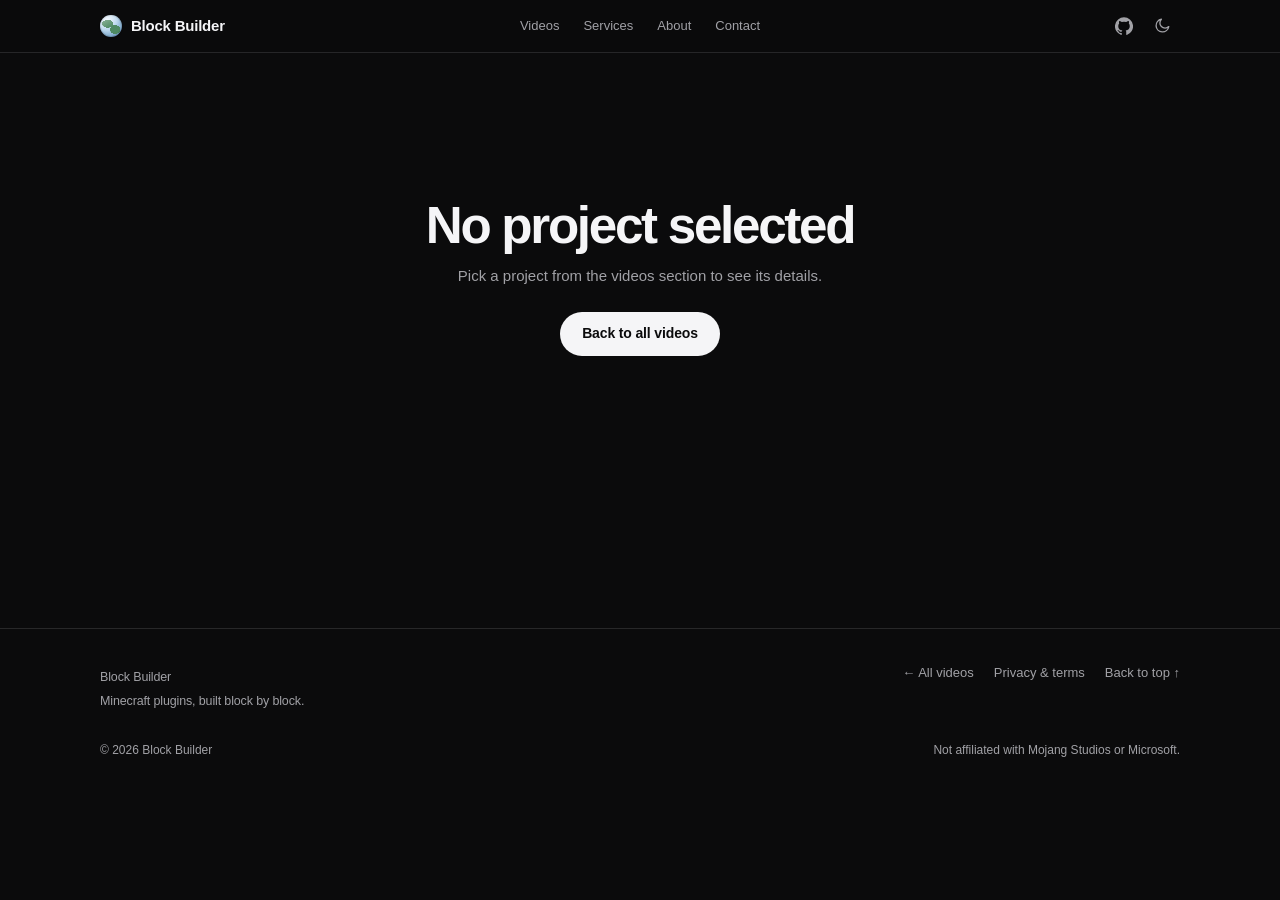
<file: project.html>
<!doctype html>
<html lang="en">
<head>
  <meta charset="utf-8">
  <meta name="viewport" content="width=device-width, initial-scale=1">
  <title>Project — Block Builder</title>
  <meta name="description" content="Minecraft plugin details, commands and install notes.">
  <meta property="og:type" content="website">
  <meta property="og:title" content="Project — Block Builder">
  <meta property="og:description" content="Minecraft plugin details, commands and install notes.">
  <meta name="twitter:card" content="summary">
  <meta name="theme-color" content="#fbfbfd">
  <link rel="icon" href="assets/favicon.svg" type="image/svg+xml">
  <script>
    try {
      var savedTheme = localStorage.getItem("theme");
      document.documentElement.dataset.theme = savedTheme || "dark";
    } catch (error) {
      document.documentElement.dataset.theme = "dark";
    }
    document.documentElement.classList.add("js");
  </script>
  <link rel="stylesheet" href="assets/css/site.css">
</head>
<body id="top">
  <a class="skip-link" href="#detail">Skip to project</a>

  <header class="site-header">
    <div class="wrap header-inner">
      <a class="brand" href="index.html" aria-label="Block Builder — home">
        <span class="brand-mark" aria-hidden="true"></span>
        <span data-site="name">Block Builder</span>
      </a>

      <nav class="nav" aria-label="Primary">
        <a class="nav-link" href="index.html#videos">Videos</a>
        <a class="nav-link" href="index.html#services">Services</a>
        <a class="nav-link" href="index.html#about">About</a>
        <a class="nav-link" href="index.html#contact">Contact</a>
      </nav>

      <div class="header-actions">
        <a class="icon-btn" href="https://github.com/vuranimation767-byte" data-site-href="github" target="_blank"
          rel="noopener" aria-label="GitHub profile">
          <svg viewBox="0 0 24 24" fill="currentColor" aria-hidden="true"><path d="M12 .5a12 12 0 0 0-3.79 23.4c.6.1.82-.26.82-.58v-2.03c-3.34.73-4.04-1.61-4.04-1.61-.55-1.39-1.33-1.76-1.33-1.76-1.09-.75.08-.73.08-.73 1.2.08 1.84 1.24 1.84 1.24 1.07 1.83 2.8 1.3 3.48 1 .1-.78.42-1.3.76-1.6-2.67-.3-5.47-1.33-5.47-5.93 0-1.31.47-2.38 1.24-3.22-.13-.3-.54-1.52.11-3.18 0 0 1-.32 3.3 1.23a11.5 11.5 0 0 1 6 0c2.28-1.55 3.29-1.23 3.29-1.23.65 1.66.24 2.88.12 3.18.77.84 1.23 1.91 1.23 3.22 0 4.61-2.8 5.62-5.48 5.92.43.37.81 1.1.81 2.22v3.29c0 .32.22.7.82.58A12 12 0 0 0 12 .5Z"/></svg>
        </a>
        <button class="icon-btn theme-btn" type="button" data-theme-toggle aria-label="Switch theme">
          <svg class="i-sun" viewBox="0 0 24 24" fill="none" stroke="currentColor" stroke-width="1.8" stroke-linecap="round" aria-hidden="true"><circle cx="12" cy="12" r="4"/><path d="M12 2v2M12 20v2M4.93 4.93l1.41 1.41M17.66 17.66l1.41 1.41M2 12h2M20 12h2M4.93 19.07l1.41-1.41M17.66 6.34l1.41-1.41"/></svg>
          <svg class="i-moon" viewBox="0 0 24 24" fill="none" stroke="currentColor" stroke-width="1.8" stroke-linecap="round" stroke-linejoin="round" aria-hidden="true"><path d="M21 12.8A8.5 8.5 0 1 1 11.2 3a6.5 6.5 0 0 0 9.8 9.8Z"/></svg>
        </button>
        <button class="icon-btn menu-btn" type="button" aria-expanded="false" aria-controls="mobile-menu"
          aria-label="Open menu">
          <svg class="i-open" viewBox="0 0 24 24" fill="none" stroke="currentColor" stroke-width="1.8" stroke-linecap="round" aria-hidden="true"><path d="M4 8h16M4 16h16"/></svg>
          <svg class="i-close" viewBox="0 0 24 24" fill="none" stroke="currentColor" stroke-width="1.8" stroke-linecap="round" aria-hidden="true"><path d="m6 6 12 12M18 6 6 18"/></svg>
        </button>
      </div>
    </div>

    <div class="mobile-menu" id="mobile-menu" hidden>
      <nav aria-label="Mobile">
        <a href="index.html#videos">Videos</a>
        <a href="index.html#services">Services</a>
        <a href="index.html#about">About</a>
        <a href="index.html#contact">Contact</a>
        <a href="https://github.com/vuranimation767-byte" data-site-href="github" target="_blank" rel="noopener">GitHub ↗</a>
        <a href="legal.html">Privacy &amp; terms</a>
      </nav>
    </div>
  </header>

  <main class="detail" id="detail">
    <p class="loading">Loading project…</p>
    <noscript><p class="hint">Enable JavaScript to view this project.</p></noscript>
  </main>

  <footer class="site-footer">
    <div class="wrap footer-main">
      <p class="footer-brand">
        <span data-site="name">Block Builder</span>
        <span>Minecraft plugins, built block by block.</span>
      </p>
      <nav class="footer-links" aria-label="Footer">
        <a href="index.html#videos">← All videos</a>
        <a href="legal.html">Privacy &amp; terms</a>
        <a href="#top">Back to top ↑</a>
      </nav>
    </div>
    <div class="wrap footer-bottom">
      <p>© <span data-year>2026</span> <span data-site="name">Block Builder</span></p>
      <p>Not affiliated with Mojang Studios or Microsoft.</p>
    </div>
  </footer>

  <script src="assets/js/vendor/marked.min.js"></script>
  <script type="module" src="assets/js/project.js"></script>
</body>
</html>
</file>
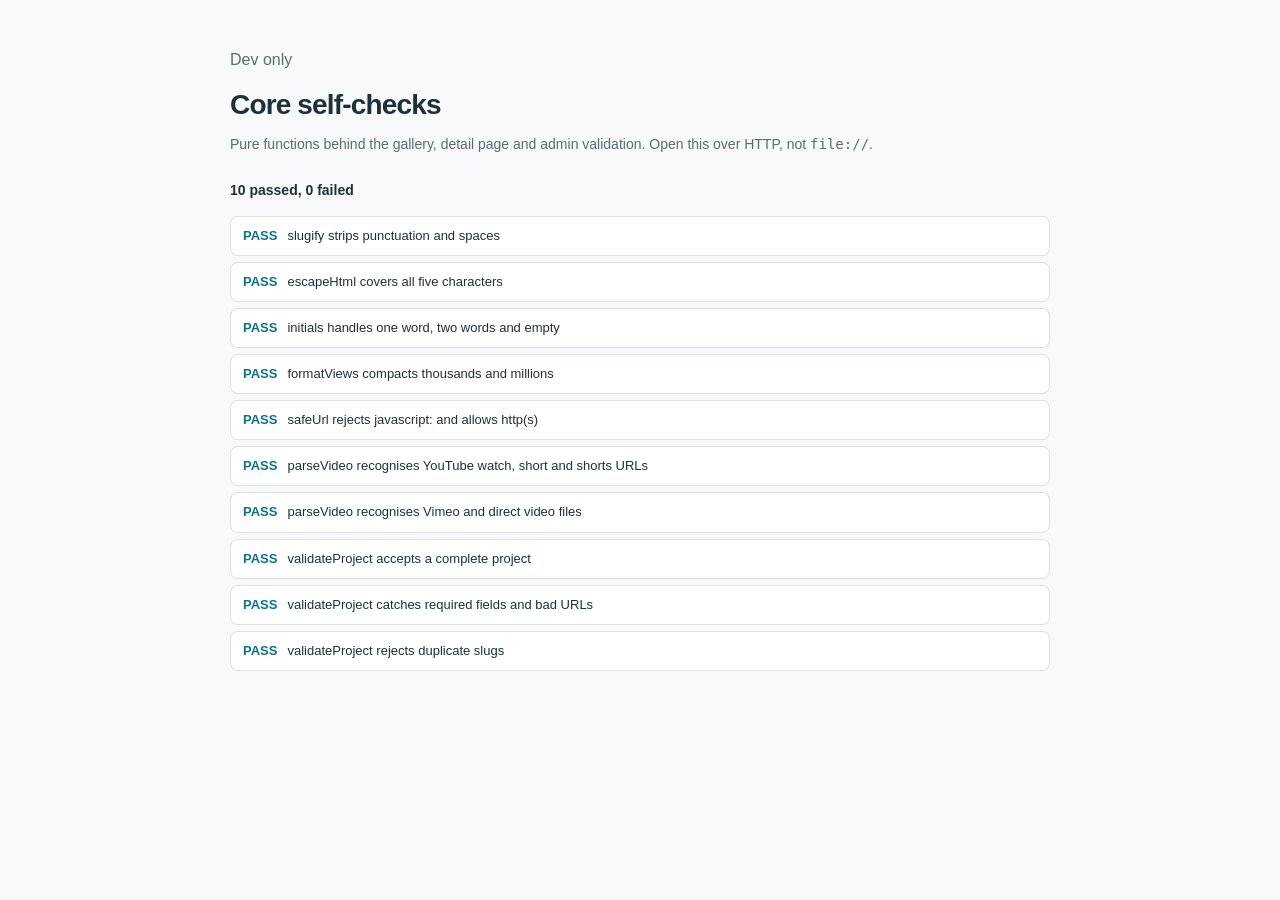
<file: dev/tests.html>
<!doctype html>
<html lang="en">
<head>
  <meta charset="utf-8">
  <meta name="viewport" content="width=device-width, initial-scale=1">
  <title>Core self-checks</title>
  <meta name="robots" content="noindex">
  <link rel="icon" href="../assets/favicon.svg" type="image/svg+xml">
  <link rel="stylesheet" href="../assets/css/style.css">
  <style>
    .test-page { max-width: 820px; padding: 48px 0 96px; }
    .test-page h1 { margin-top: 10px; font-size: 28px; letter-spacing: -.03em; }
    .test-page .lede { margin-top: 8px; font-size: 14px; }
    .test-summary { margin-top: 24px; font-size: 14px; font-weight: 600; }
    .test-summary.bad { color: var(--danger); }
    .test-list { display: grid; gap: 6px; margin-top: 14px; padding: 0; list-style: none; }
    .test { display: flex; gap: 10px; align-items: baseline; padding: 9px 12px; border: 1px solid var(--line); border-radius: 8px; background: var(--card); font-size: 13px; }
    .test .mark { font-weight: 700; }
    .test.pass .mark { color: var(--accent); }
    .test.fail { border-color: var(--danger); }
    .test.fail .mark, .test.fail p { color: var(--danger); }
    .test p { margin-top: 2px; font-family: var(--mono); font-size: 11.5px; overflow-wrap: anywhere; } /* taste-skill-ignore: literal test output */
  </style>
</head>
<body>
  <main class="wrap test-page">
    <p class="muted">Dev only</p>
    <h1>Core self-checks</h1>
    <p class="lede muted">Pure functions behind the gallery, detail page and admin validation. Open this over HTTP, not <code>file://</code>.</p>
    <p class="test-summary" id="summary">Running…</p>
    <ul class="test-list" id="results"></ul>
  </main>

  <script type="module">
    import {
      escapeHtml,
      formatViews,
      initials,
      parseVideo,
      safeUrl,
      slugify,
      validateProject,
    } from "../assets/js/core.js";

    const results = document.querySelector("#results");
    const summary = document.querySelector("#summary");
    let passed = 0;
    let failed = 0;

    function test(name, fn) {
      try {
        fn();
        passed += 1;
        addResult(name, true);
      } catch (error) {
        failed += 1;
        addResult(name, false, error.message);
      }
    }

    function addResult(name, ok, message = "") {
      const item = document.createElement("li");
      item.className = `test ${ok ? "pass" : "fail"}`;
      item.innerHTML = `<span class="mark">${ok ? "PASS" : "FAIL"}</span><div>${escapeHtml(name)}${message ? `<p>${escapeHtml(message)}</p>` : ""}</div>`;
      results.appendChild(item);
    }

    function eq(actual, expected) {
      const a = JSON.stringify(actual);
      const b = JSON.stringify(expected);
      if (a !== b) throw new Error(`expected ${b}, got ${a}`);
    }

    function ok(value, message = "expected a truthy value") {
      if (!value) throw new Error(message);
    }

    const project = {
      title: "Test Plugin",
      tagline: "A plugin for testing.",
      slug: "test-plugin",
      tags: ["Paper"],
      video: "",
      thumbnail: "assets/thumbs/test.webp",
      github: "https://github.com/example/test",
      download: "https://github.com/example/test/releases/latest",
    };

    test("slugify strips punctuation and spaces", () => {
      eq(slugify("Aether Queue!"), "aether-queue");
      eq(slugify("  Pixel_Holo 2  "), "pixel-holo-2");
      eq(slugify("Café Plugin"), "cafe-plugin");
    });

    test("escapeHtml covers all five characters", () => {
      eq(escapeHtml(`<a href="x">'&'</a>`), "&lt;a href=&quot;x&quot;&gt;&#39;&amp;&#39;&lt;/a&gt;");
    });

    test("initials handles one word, two words and empty", () => {
      eq(initials("AetherQueue"), "A");
      eq(initials("Aether Queue"), "AQ");
      eq(initials(""), "·");
    });

    test("formatViews compacts thousands and millions", () => {
      eq(formatViews(0), "0 views");
      eq(formatViews(1), "1 view");
      eq(formatViews(999), "999 views");
      eq(formatViews(1000), "1k views");
      eq(formatViews(1200), "1.2k views");
      eq(formatViews(1200000), "1.2m views");
    });

    test("safeUrl rejects javascript: and allows http(s)", () => {
      eq(safeUrl("javascript:alert(1)"), null);
      eq(safeUrl("data:text/html,hi"), null);
      eq(safeUrl("https://example.com/x").href, "https://example.com/x");
      eq(safeUrl("http://example.com").protocol, "http:");
    });

    test("parseVideo recognises YouTube watch, short and shorts URLs", () => {
      eq(parseVideo("https://www.youtube.com/watch?v=aqz-KE-bpKQ").id, "aqz-KE-bpKQ");
      eq(parseVideo("https://youtu.be/aqz-KE-bpKQ?t=10").id, "aqz-KE-bpKQ");
      eq(parseVideo("https://youtube.com/shorts/aqz-KE-bpKQ").id, "aqz-KE-bpKQ");
      eq(parseVideo("https://youtube.com/watch?feature=share&v=aqz-KE-bpKQ").id, "aqz-KE-bpKQ");
    });

    test("parseVideo recognises Vimeo and direct video files", () => {
      eq(parseVideo("https://vimeo.com/76979871").type, "vimeo");
      eq(parseVideo("https://example.com/demo.mp4").type, "file");
      eq(parseVideo("https://example.com/demo.webm?x=1").type, "file");
      eq(parseVideo("https://example.com/page"), null);
    });

    test("validateProject accepts a complete project", () => {
      eq(validateProject(project), {});
    });

    test("validateProject catches required fields and bad URLs", () => {
      const errors = validateProject({
        title: "",
        tagline: "",
        slug: "Bad Slug",
        tags: [],
        video: "https://example.com/page",
        github: "javascript:alert(1)",
        download: "",
        thumbnail: "",
      });
      ok(errors.title);
      ok(errors.tagline);
      ok(errors.slug);
      ok(errors.tags);
      ok(errors.video);
      ok(errors.github);
    });

    test("validateProject rejects duplicate slugs", () => {
      const errors = validateProject(project, [{ slug: "test-plugin" }]);
      ok(errors.slug);
    });

    summary.textContent = `${passed} passed, ${failed} failed`;
    summary.classList.toggle("bad", failed > 0);
  </script>
</body>
</html>
</file>
<file: assets/css/site.css>
/* ==========================================================================
   Block Builder — public site
   The admin panel keeps using assets/css/style.css. This file is public-only.
   ========================================================================== */

/* Tokens
   ========================================================================== */
:root {
  color-scheme: light;
  --bg: #fbfbfd;
  --surface: #ffffff;
  --surface-soft: #f2f2f4;
  --ink: #1d1d1f;
  --muted: #6e6e73;
  --line: rgba(0, 0, 0, 0.09);
  --line-strong: rgba(0, 0, 0, 0.2);
  --accent: #2f6f4e;
  --accent-ink: #1d5c3d;
  --accent-soft: rgba(47, 111, 78, 0.09);
  --glow: rgba(147, 185, 222, 0.32);
  --glass: rgba(251, 251, 253, 0.72);
  --btn: #1d1d1f;
  --btn-ink: #ffffff;
  --shadow-sm: 0 1px 2px rgba(0, 0, 0, 0.04);
  --shadow-lg: 0 28px 64px -28px rgba(0, 0, 0, 0.28);
  --radius: 24px;
  --radius-sm: 16px;
  --wrap: 1080px;
  --header-h: 52px;
  --font: -apple-system, BlinkMacSystemFont, "SF Pro Display", "SF Pro Text",
    "Segoe UI", Roboto, Helvetica, Arial, sans-serif;
  --mono: ui-monospace, SFMono-Regular, Menlo, Consolas, "Liberation Mono", monospace;
}

[data-theme="dark"] {
  color-scheme: dark;
  --bg: #0b0b0c;
  --surface: #17171a;
  --surface-soft: #111113;
  --ink: #f5f5f7;
  --muted: #a1a1a6;
  --line: rgba(245, 245, 247, 0.12);
  --line-strong: rgba(245, 245, 247, 0.3);
  --accent: #7fd6a0;
  --accent-ink: #9be5b7;
  --accent-soft: rgba(127, 214, 160, 0.12);
  --glow: rgba(47, 111, 208, 0.22);
  --glass: rgba(11, 11, 12, 0.7);
  --btn: #f5f5f7;
  --btn-ink: #0b0b0c;
  --shadow-sm: none;
  --shadow-lg: 0 30px 70px -30px rgba(0, 0, 0, 0.85);
}

/* Base
   ========================================================================== */
*,
*::before,
*::after {
  box-sizing: border-box;
}

* {
  margin: 0;
}

[hidden] {
  display: none !important;
}

html {
  -webkit-text-size-adjust: 100%;
  scroll-behavior: smooth;
  scroll-padding-top: calc(var(--header-h) + 24px);
  overflow-x: clip;
}

body {
  min-height: 100dvh;
  background: var(--bg);
  color: var(--ink);
  font-family: var(--font);
  font-size: 17px;
  line-height: 1.6;
  font-optical-sizing: auto;
  -webkit-font-smoothing: antialiased;
  -moz-osx-font-smoothing: grayscale;
  transition: background-color 0.3s ease, color 0.3s ease;
}

img,
svg,
video,
iframe {
  display: block;
  max-width: 100%;
}

input,
button,
textarea,
select {
  font: inherit;
  color: inherit;
}

button {
  cursor: pointer;
  background: none;
  border: 0;
}

a {
  color: inherit;
  text-decoration: none;
}

p,
h1,
h2,
h3,
h4,
blockquote {
  overflow-wrap: break-word;
}

::selection {
  background: var(--accent-soft);
  color: var(--ink);
}

:where(a, button, input, textarea, select):focus-visible {
  outline: 2px solid var(--accent);
  outline-offset: 3px;
  border-radius: 6px;
}

.wrap {
  width: min(100% - 48px, var(--wrap));
  margin-inline: auto;
}

.sr-only {
  position: absolute;
  width: 1px;
  height: 1px;
  padding: 0;
  margin: -1px;
  overflow: hidden;
  clip: rect(0, 0, 0, 0);
  white-space: nowrap;
  border: 0;
}

.skip-link {
  position: fixed;
  top: 12px;
  left: 12px;
  z-index: 200;
  padding: 10px 16px;
  border-radius: 999px;
  background: var(--ink);
  color: var(--bg);
  font-size: 13px;
  font-weight: 600;
  transform: translateY(-180%);
  transition: transform 0.2s ease;
}

.skip-link:focus-visible {
  transform: translateY(0);
}

/* Header
   ========================================================================== */
.site-header {
  position: sticky;
  top: 0;
  z-index: 100;
  background: var(--glass);
  border-bottom: 1px solid var(--line);
  -webkit-backdrop-filter: saturate(180%) blur(20px);
  backdrop-filter: saturate(180%) blur(20px);
  transition: background-color 0.3s ease, border-color 0.3s ease;
}

@supports not ((backdrop-filter: blur(1px)) or (-webkit-backdrop-filter: blur(1px))) {
  .site-header {
    background: var(--bg);
  }
}

.header-inner {
  display: grid;
  grid-template-columns: 1fr auto 1fr;
  align-items: center;
  gap: 12px;
  height: var(--header-h);
}

.brand {
  display: inline-flex;
  align-items: center;
  gap: 9px;
  justify-self: start;
  min-width: 0;
  font-size: 15px;
  font-weight: 600;
  letter-spacing: -0.015em;
  white-space: nowrap;
}

.brand-mark {
  position: relative;
  flex: none;
  width: 22px;
  height: 22px;
  border-radius: 50%;
  background:
    radial-gradient(ellipse 44% 30% at 35% 40%, #4e8a63 58%, transparent 60%),
    radial-gradient(ellipse 40% 34% at 69% 66%, #4e8a63 58%, transparent 60%),
    radial-gradient(circle at 33% 26%, #f2f9ff 0%, #b7d5ec 44%, #4b80ad 100%);
  box-shadow: inset 0 0 0 1px rgba(0, 0, 0, 0.12), 0 1px 2px rgba(0, 0, 0, 0.1);
}

.brand-mark::after {
  content: "";
  position: absolute;
  inset: 0;
  border-radius: 50%;
  background: linear-gradient(150deg, rgba(255, 255, 255, 0.5), transparent 55%);
}

.nav {
  display: flex;
  align-items: center;
  justify-self: center;
  gap: 2px;
}

.nav-link {
  padding: 7px 11px;
  border-radius: 999px;
  font-size: 13px;
  font-weight: 500;
  color: var(--muted);
  transition: color 0.15s ease, background-color 0.15s ease;
}

.nav-link:hover {
  color: var(--ink);
  background: var(--surface);
}

.header-actions {
  display: flex;
  align-items: center;
  justify-self: end;
  gap: 2px;
}

.icon-btn {
  display: inline-grid;
  place-items: center;
  width: 36px;
  height: 36px;
  border-radius: 50%;
  color: var(--muted);
  transition: color 0.15s ease, background-color 0.15s ease;
}

.icon-btn:hover {
  color: var(--ink);
  background: var(--surface);
}

.icon-btn svg {
  width: 18px;
  height: 18px;
}

.i-moon,
.menu-btn .i-close {
  display: none;
}

[data-theme="dark"] .i-sun {
  display: none;
}

[data-theme="dark"] .i-moon {
  display: block;
}

.menu-btn {
  display: none;
}

.menu-btn[aria-expanded="true"] .i-open {
  display: none;
}

.menu-btn[aria-expanded="true"] .i-close {
  display: block;
}

.mobile-menu {
  position: absolute;
  top: 100%;
  right: 0;
  left: 0;
  padding: 6px 20px 20px;
  background: var(--bg);
  border-bottom: 1px solid var(--line);
  box-shadow: var(--shadow-lg);
}

.mobile-menu nav {
  display: grid;
  width: min(100%, var(--wrap));
  margin-inline: auto;
}

.mobile-menu a {
  padding: 14px 2px;
  border-bottom: 1px solid var(--line);
  font-size: 16px;
  font-weight: 500;
}

.mobile-menu a:last-child {
  border-bottom: 0;
}

.mobile-menu a:hover {
  color: var(--accent-ink);
}

/* Buttons
   ========================================================================== */
.btn {
  display: inline-flex;
  align-items: center;
  justify-content: center;
  gap: 7px;
  height: 44px;
  padding: 0 21px;
  border: 1px solid transparent;
  border-radius: 999px;
  font-size: 14px;
  font-weight: 600;
  letter-spacing: -0.01em;
  white-space: nowrap;
  transition: transform 0.16s ease, opacity 0.16s ease, background-color 0.16s ease,
    border-color 0.16s ease;
}

.btn:active {
  transform: scale(0.97);
}

.btn-primary {
  background: var(--btn);
  color: var(--btn-ink);
}

.btn-primary:hover {
  opacity: 0.86;
}

.btn-secondary,
.btn-ghost {
  border-color: var(--line-strong);
  background: transparent;
  color: var(--ink);
}

.btn-secondary:hover,
.btn-ghost:hover {
  background: var(--surface);
  border-color: var(--muted);
}

.btn-sm {
  height: 36px;
  padding: 0 15px;
  font-size: 13px;
}

.text-btn {
  padding: 0;
  font-size: 13px;
  color: var(--muted);
  text-align: left;
}

.text-btn:hover {
  color: var(--ink);
}

.link-arrow {
  display: inline-flex;
  align-items: center;
  gap: 6px;
  font-size: 13.5px;
  font-weight: 600;
  color: var(--accent-ink);
}

.link-arrow:hover {
  text-decoration: underline;
  text-underline-offset: 3px;
}

.link-muted {
  font-size: 13px;
  color: var(--muted);
}

.link-muted:hover {
  color: var(--ink);
}

/* Hero
   ========================================================================== */
.hero {
  position: relative;
  padding: clamp(44px, 6vw, 76px) 0 clamp(48px, 7vw, 84px);
}

.hero::before {
  content: "";
  position: absolute;
  inset: 0;
  z-index: -1;
  background: radial-gradient(58% 58% at 74% 44%, var(--glow), transparent 68%);
  pointer-events: none;
}

.hero-inner {
  display: grid;
  grid-template-columns: minmax(0, 1.02fr) minmax(0, 0.98fr);
  align-items: center;
  gap: clamp(20px, 4vw, 56px);
}

.hero-copy {
  max-width: 34rem;
}

.eyebrow {
  display: inline-flex;
  align-items: center;
  gap: 8px;
  font-size: 12px;
  font-weight: 600;
  letter-spacing: 0.08em;
  text-transform: uppercase;
  color: var(--muted);
}

.eyebrow::before {
  content: "";
  width: 7px;
  height: 7px;
  border-radius: 50%;
  background: var(--accent);
}

.hero h1 {
  max-width: 12ch;
  margin: 18px 0 0;
  font-size: clamp(2.6rem, 5.6vw, 4.35rem);
  font-weight: 600;
  line-height: 1.02;
  letter-spacing: -0.048em;
  text-wrap: balance;
}

.hero h1 span {
  display: block;
  margin-top: 10px;
  font-size: 0.46em;
  font-weight: 500;
  line-height: 1.1;
  letter-spacing: -0.03em;
  color: var(--muted);
}

.hero .lede {
  max-width: 46ch;
  margin: 20px 0 0;
  font-size: clamp(1.02rem, 1.5vw, 1.18rem);
  line-height: 1.55;
  color: var(--muted);
  text-wrap: pretty;
}

.hero-actions {
  display: flex;
  flex-wrap: wrap;
  align-items: center;
  justify-content: flex-start;
  gap: 12px;
  margin-top: 30px;
}

.hero-stats {
  display: flex;
  flex-wrap: wrap;
  align-items: center;
  justify-content: flex-start;
  gap: 10px 22px;
  margin-top: 28px;
  font-size: 13px;
  color: var(--muted);
  font-variant-numeric: tabular-nums;
}

.hero-stats span {
  position: relative;
}

.hero-stats span + span::before {
  content: "·";
  position: absolute;
  left: -13px;
  color: var(--line-strong);
}

/* Hero globe */
.hero-globe {
  display: grid;
  justify-items: center;
  gap: 6px;
}

.globe {
  position: relative;
  width: 100%;
  max-width: 560px;
  aspect-ratio: 1;
}

.globe canvas {
  width: 100% !important;
  height: 100% !important;
  cursor: grab;
  touch-action: pan-y;
  animation: globe-in 0.7s ease both;
}

.globe.is-dragging canvas {
  cursor: grabbing;
}

.globe canvas:focus-visible {
  outline: 2px solid var(--accent);
  outline-offset: 6px;
  border-radius: 50%;
}

.globe-hint {
  font-size: 12px;
  letter-spacing: 0.02em;
  color: var(--muted);
  opacity: 0.85;
}

.globe-fallback {
  display: none;
}

.globe[data-globe="off"] .globe-fallback {
  display: block;
  position: absolute;
  inset: 9%;
  border-radius: 50%;
  background: radial-gradient(circle at 34% 26%, #eef7ff, #a8cae8 46%, #4f83ac 100%);
  box-shadow: inset -14px -18px 46px rgba(0, 0, 0, 0.18);
}

.globe[data-globe="off"] .globe-hint {
  display: none;
}

@keyframes globe-in {
  from {
    opacity: 0;
    transform: scale(0.95);
  }
}

/* Sections
   ========================================================================== */
.section {
  padding: clamp(56px, 8vw, 96px) 0;
}

.section-head {
  display: flex;
  align-items: flex-end;
  justify-content: space-between;
  gap: 24px;
  margin-bottom: 28px;
}

.section-kicker {
  margin-bottom: 9px;
  font-size: 12px;
  font-weight: 600;
  letter-spacing: 0.08em;
  text-transform: uppercase;
  color: var(--accent-ink);
}

.section-head h2 {
  font-size: clamp(1.85rem, 4vw, 3.1rem);
  font-weight: 600;
  line-height: 1.02;
  letter-spacing: -0.038em;
}

.section-head > p {
  max-width: 40ch;
  padding-bottom: 6px;
  font-size: 15px;
  line-height: 1.55;
  color: var(--muted);
}

.section-line {
  border-top: 1px solid var(--line);
}

.link-inline {
  color: var(--accent-ink);
  text-decoration: underline;
  text-underline-offset: 2px;
}

/* Service cards
   ========================================================================== */
.cards {
  display: grid;
  grid-template-columns: repeat(3, minmax(0, 1fr));
  gap: 14px;
  padding: 0;
  list-style: none;
}

.card {
  padding: 26px 24px 28px;
  border: 1px solid var(--line);
  border-radius: 20px;
  background: var(--surface);
  transition: background-color 0.3s ease, border-color 0.3s ease;
}

.card h3 {
  font-size: 1.1rem;
  font-weight: 600;
  letter-spacing: -0.022em;
}

.card p {
  margin-top: 9px;
  font-size: 14.5px;
  line-height: 1.55;
  color: var(--muted);
}

.steps {
  counter-reset: step;
  display: grid;
  grid-template-columns: repeat(3, minmax(0, 1fr));
  gap: 14px;
  margin-top: 14px;
  padding: 0;
  list-style: none;
}

.steps li {
  padding: 20px 24px 4px;
  border-top: 1px solid var(--line);
}

.steps li::before {
  counter-increment: step;
  content: "0" counter(step);
  display: block;
  margin-bottom: 10px;
  font-size: 11px;
  font-weight: 600;
  letter-spacing: 0.08em;
  color: var(--muted);
  font-variant-numeric: tabular-nums;
}

.steps h3 {
  font-size: 15px;
  font-weight: 600;
  letter-spacing: -0.015em;
}

.steps p {
  margin-top: 5px;
  font-size: 14px;
  line-height: 1.5;
  color: var(--muted);
}

/* Video cards
   ========================================================================== */
.video-grid {
  display: grid;
  grid-template-columns: repeat(2, minmax(0, 1fr));
  gap: 24px;
}

.video-card {
  overflow: hidden;
  background: var(--surface);
  border: 1px solid var(--line);
  border-radius: var(--radius);
  box-shadow: var(--shadow-sm);
  transition: transform 0.3s cubic-bezier(0.22, 0.61, 0.36, 1),
    box-shadow 0.3s ease, border-color 0.3s ease;
}

@media (hover: hover) {
  .video-card:hover {
    transform: translateY(-3px);
    border-color: var(--line-strong);
    box-shadow: var(--shadow-lg);
  }
}

.video-media {
  position: relative;
  aspect-ratio: 16 / 9;
  overflow: hidden;
  background: #0c0e10;
}

.video-media.is-playable {
  cursor: pointer;
}

.video-media > img {
  width: 100%;
  height: 100%;
  object-fit: cover;
  transition: transform 0.6s cubic-bezier(0.22, 0.61, 0.36, 1);
}

@media (hover: hover) {
  .video-card:hover .video-media > img {
    transform: scale(1.025);
  }
}

.video-media::after {
  content: "";
  position: absolute;
  inset: 0;
  z-index: 1;
  background: linear-gradient(to top, rgba(0, 0, 0, 0.4), transparent 52%);
  pointer-events: none;
}

.poster-fallback {
  position: absolute;
  inset: 0;
  display: grid;
  place-items: center;
  background: linear-gradient(135deg, #1c2a24, #0b1410);
  color: rgba(255, 255, 255, 0.28);
  font-size: clamp(2.5rem, 7vw, 4.5rem);
  font-weight: 600;
  letter-spacing: -0.04em;
}

.play-btn {
  position: absolute;
  top: 50%;
  left: 50%;
  z-index: 2;
  display: grid;
  place-items: center;
  width: 64px;
  height: 64px;
  border: 1px solid rgba(255, 255, 255, 0.34);
  border-radius: 50%;
  background: rgba(18, 18, 20, 0.55);
  color: #fff;
  -webkit-backdrop-filter: blur(14px) saturate(160%);
  backdrop-filter: blur(14px) saturate(160%);
  transform: translate(-50%, -50%);
  transition: transform 0.2s ease, background-color 0.2s ease;
}

.play-btn:hover {
  background: rgba(18, 18, 20, 0.74);
  transform: translate(-50%, -50%) scale(1.06);
}

.play-btn:active {
  transform: translate(-50%, -50%) scale(0.97);
}

.play-btn svg {
  width: 22px;
  height: 22px;
  margin-left: 3px;
}

.video-body {
  padding: 22px 22px 18px;
}

.video-body h3 {
  font-size: 1.45rem;
  font-weight: 600;
  letter-spacing: -0.028em;
  line-height: 1.15;
}

.video-body h3 a:hover {
  color: var(--accent-ink);
}

.video-body > p {
  margin-top: 8px;
  font-size: 15px;
  line-height: 1.55;
  color: var(--muted);
}

.video-tags {
  display: flex;
  flex-wrap: wrap;
  gap: 6px;
  margin-top: 14px;
  list-style: none;
}

.tag {
  padding: 4px 9px;
  border-radius: 999px;
  background: var(--surface-soft);
  color: var(--muted);
  font-size: 11.5px;
  font-weight: 500;
  white-space: nowrap;
}

.video-actions {
  display: flex;
  flex-wrap: wrap;
  align-items: center;
  justify-content: space-between;
  gap: 10px 16px;
  margin-top: 18px;
  padding-top: 16px;
  border-top: 1px solid var(--line);
}

/* Inline player */
.video-player-wrap {
  position: absolute;
  inset: 0;
  z-index: 3;
  background: #000;
  animation: player-in 0.25s ease both;
}

@keyframes player-in {
  from {
    opacity: 0;
  }
}

.video-player-wrap iframe,
.video-player-wrap video {
  width: 100%;
  height: 100%;
  border: 0;
}

.video-player-wrap video {
  object-fit: contain;
  background: #000;
}

.player-close {
  position: absolute;
  top: 10px;
  right: 10px;
  z-index: 4;
  display: grid;
  place-items: center;
  width: 36px;
  height: 36px;
  border: 1px solid rgba(255, 255, 255, 0.28);
  border-radius: 50%;
  background: rgba(0, 0, 0, 0.55);
  color: #fff;
  -webkit-backdrop-filter: blur(10px);
  backdrop-filter: blur(10px);
  transition: background-color 0.15s ease, transform 0.15s ease;
}

.player-close:hover {
  background: rgba(0, 0, 0, 0.78);
  transform: scale(1.04);
}

.player-close svg {
  width: 16px;
  height: 16px;
}

/* About
   ========================================================================== */
.about-grid {
  display: grid;
  grid-template-columns: minmax(0, 1.3fr) minmax(0, 1fr);
  align-items: start;
  gap: clamp(24px, 4vw, 56px);
}

.about-copy {
  max-width: 62ch;
}

.about-copy p {
  font-size: clamp(1.1rem, 1.7vw, 1.32rem);
  line-height: 1.55;
  letter-spacing: -0.012em;
  text-wrap: pretty;
}

.about-links {
  display: flex;
  flex-wrap: wrap;
  gap: 10px 22px;
  margin-top: 22px;
}

.stats {
  display: grid;
  grid-template-columns: repeat(3, minmax(0, 1fr));
  gap: 12px;
  margin-top: 32px;
}

.about-grid .stats {
  grid-template-columns: 1fr;
  margin-top: 0;
}

.stat {
  padding: 20px;
  border: 1px solid var(--line);
  border-radius: var(--radius-sm);
  background: var(--surface);
  transition: background-color 0.3s ease, border-color 0.3s ease;
}

.stat strong {
  display: block;
  font-size: clamp(1.7rem, 3vw, 2.2rem);
  font-weight: 600;
  line-height: 1;
  letter-spacing: -0.04em;
}

.stat span {
  display: block;
  margin-top: 8px;
  font-size: 12.5px;
  line-height: 1.4;
  color: var(--muted);
}

.quote {
  max-width: 34ch;
  margin-top: clamp(36px, 6vw, 60px);
  padding-top: 26px;
  border-top: 1px solid var(--line);
  font-size: clamp(1.35rem, 2.7vw, 2.1rem);
  font-weight: 500;
  line-height: 1.24;
  letter-spacing: -0.03em;
  text-wrap: balance;
}

.quote span {
  display: block;
  margin-top: 14px;
  font-size: 13px;
  font-weight: 400;
  letter-spacing: 0;
  color: var(--muted);
}

/* Contact
   ========================================================================== */
.cta {
  padding: clamp(36px, 6.5vw, 68px);
  border-radius: 30px;
  background: var(--ink);
  color: var(--bg);
  text-align: center;
}

.cta h2 {
  max-width: 18ch;
  margin-inline: auto;
  font-size: clamp(1.9rem, 4.2vw, 3.2rem);
  font-weight: 600;
  line-height: 1.04;
  letter-spacing: -0.04em;
  text-wrap: balance;
}

.cta > p {
  max-width: 48ch;
  margin: 16px auto 0;
  font-size: 15px;
  line-height: 1.55;
  color: color-mix(in srgb, var(--bg) 70%, transparent);
}

.cta .section-kicker {
  color: color-mix(in srgb, var(--bg) 62%, transparent);
}

.cta .hero-actions {
  justify-content: center;
}

.cta .btn-primary {
  background: var(--bg);
  color: var(--ink);
}

.cta .btn-secondary {
  border-color: color-mix(in srgb, var(--bg) 30%, transparent);
  color: var(--bg);
}

.cta .btn-secondary:hover {
  background: color-mix(in srgb, var(--bg) 10%, transparent);
  border-color: color-mix(in srgb, var(--bg) 55%, transparent);
}

/* Footer
   ========================================================================== */
.site-footer {
  margin-top: clamp(48px, 7vw, 88px);
  padding: 34px 0 44px;
  border-top: 1px solid var(--line);
}

.footer-main {
  display: flex;
  flex-wrap: wrap;
  align-items: flex-start;
  justify-content: space-between;
  gap: 24px;
}

.footer-brand {
  font-size: 14px;
  font-weight: 600;
  letter-spacing: -0.01em;
}

.footer-brand span {
  display: block;
  margin-top: 4px;
  font-size: 12.5px;
  font-weight: 400;
  color: var(--muted);
}

.footer-links {
  display: flex;
  flex-wrap: wrap;
  gap: 8px 20px;
  font-size: 13px;
  color: var(--muted);
}

.footer-links a:hover {
  color: var(--ink);
}

.footer-bottom {
  display: flex;
  flex-wrap: wrap;
  align-items: center;
  justify-content: space-between;
  gap: 8px 16px;
  margin-top: 30px;
  font-size: 12px;
  color: var(--muted);
}

/* Project detail
   ========================================================================== */
.detail {
  width: min(100% - 48px, 880px);
  margin-inline: auto;
  padding: 36px 0 72px;
}

.loading {
  padding: 88px 0;
  color: var(--muted);
  font-size: 14px;
}

.back {
  display: inline-flex;
  align-items: center;
  gap: 6px;
  margin-bottom: 20px;
  font-size: 13px;
  color: var(--muted);
}

.back:hover {
  color: var(--ink);
}

.detail-media {
  position: relative;
  aspect-ratio: 16 / 9;
  margin-bottom: 32px;
  overflow: hidden;
  border-radius: var(--radius);
  background: #0c0e10;
}

.video-facade {
  position: relative;
  display: block;
  width: 100%;
  height: 100%;
  padding: 0;
  overflow: hidden;
  background: #0c0e10;
}

.video-facade img {
  position: absolute;
  inset: 0;
  width: 100%;
  height: 100%;
  object-fit: cover;
  transition: transform 0.6s cubic-bezier(0.22, 0.61, 0.36, 1);
}

.video-facade::after {
  content: "";
  position: absolute;
  inset: 0;
  background: linear-gradient(to top, rgba(0, 0, 0, 0.42), transparent 52%);
  pointer-events: none;
}

.video-facade:hover img {
  transform: scale(1.02);
}

.play {
  position: absolute;
  top: 50%;
  left: 50%;
  z-index: 2;
  display: grid;
  place-items: center;
  width: 64px;
  height: 64px;
  border: 1px solid rgba(255, 255, 255, 0.34);
  border-radius: 50%;
  background: rgba(18, 18, 20, 0.55);
  color: #fff;
  -webkit-backdrop-filter: blur(14px) saturate(160%);
  backdrop-filter: blur(14px) saturate(160%);
  transform: translate(-50%, -50%);
  transition: transform 0.2s ease, background-color 0.2s ease;
}

.video-facade:hover .play {
  background: rgba(18, 18, 20, 0.74);
  transform: translate(-50%, -50%) scale(1.06);
}

.play svg {
  width: 22px;
  height: 22px;
  margin-left: 3px;
}

.facade-label {
  position: absolute;
  right: 14px;
  bottom: 12px;
  z-index: 2;
  padding: 5px 10px;
  border: 1px solid rgba(255, 255, 255, 0.18);
  border-radius: 999px;
  background: rgba(0, 0, 0, 0.42);
  color: rgba(255, 255, 255, 0.92);
  font-size: 11px;
  font-weight: 600;
  letter-spacing: 0.04em;
  -webkit-backdrop-filter: blur(10px);
  backdrop-filter: blur(10px);
}

.detail-media iframe {
  width: 100%;
  height: 100%;
  border: 0;
}

.video-player,
.video-still {
  width: 100%;
  height: 100%;
  object-fit: cover;
}

.detail-head h1 {
  font-size: clamp(2rem, 5vw, 3.4rem);
  font-weight: 600;
  line-height: 1.02;
  letter-spacing: -0.045em;
  text-wrap: balance;
}

.detail-tagline {
  max-width: 62ch;
  margin-top: 12px;
  font-size: 1.08rem;
  line-height: 1.55;
  color: var(--muted);
}

.meta-row {
  display: flex;
  flex-wrap: wrap;
  align-items: center;
  gap: 8px 12px;
  margin-top: 18px;
  font-size: 12.5px;
  color: var(--muted);
}

.meta-row .tags {
  display: flex;
  flex-wrap: wrap;
  gap: 6px;
  margin: 0;
  padding: 0;
  list-style: none;
}

.meta-row > span {
  white-space: nowrap;
}

.views {
  display: inline-flex;
  align-items: center;
  gap: 4px;
  font-size: 12.5px;
  color: var(--muted);
  font-variant-numeric: tabular-nums;
  white-space: nowrap;
}

.views svg {
  width: 13px;
  height: 13px;
  opacity: 0.75;
}

.actions {
  display: flex;
  flex-wrap: wrap;
  gap: 10px;
  margin-top: 24px;
}

/* Project prose
   ========================================================================== */
.prose {
  max-width: 720px;
  margin-top: 44px;
  font-size: 16.5px;
  line-height: 1.72;
}

.prose > :first-child {
  margin-top: 0;
}

.prose h2 {
  margin: 40px 0 12px;
  font-size: 1.35rem;
  font-weight: 600;
  letter-spacing: -0.022em;
}

.prose h3 {
  margin: 28px 0 9px;
  font-size: 1.08rem;
  font-weight: 600;
  letter-spacing: -0.015em;
}

.prose p {
  margin: 0 0 16px;
}

.prose ul,
.prose ol {
  margin: 0 0 18px;
  padding-left: 22px;
}

.prose li {
  margin: 6px 0;
}

.prose a {
  color: var(--accent-ink);
  text-decoration: underline;
  text-decoration-thickness: 1px;
  text-underline-offset: 3px;
}

.prose strong {
  font-weight: 600;
}

.prose code {
  padding: 2px 5px;
  border: 1px solid var(--line);
  border-radius: 5px;
  background: var(--surface-soft);
  font-family: var(--mono);
  font-size: 0.85em;
}

.prose pre {
  margin: 0 0 18px;
  padding: 16px;
  overflow-x: auto;
  border: 1px solid var(--line);
  border-radius: 14px;
  background: var(--surface-soft);
}

.prose pre code {
  padding: 0;
  border: 0;
  background: none;
}

.prose table {
  width: 100%;
  margin: 0 0 20px;
  border-collapse: collapse;
  font-size: 14px;
  line-height: 1.5;
}

.prose th,
.prose td {
  padding: 9px 12px;
  border-bottom: 1px solid var(--line);
  text-align: left;
  vertical-align: top;
}

.prose th {
  font-weight: 600;
}

.prose blockquote {
  margin: 0 0 16px;
  padding-left: 14px;
  border-left: 2px solid var(--accent);
  color: var(--muted);
}

.prose hr {
  margin: 28px 0;
  border: 0;
  border-top: 1px solid var(--line);
}

.prose img {
  height: auto;
  margin: 20px 0;
  border-radius: var(--radius-sm);
}

.comments {
  max-width: 720px;
  margin-top: 56px;
  padding-top: 28px;
  border-top: 1px solid var(--line);
}

.comments h2 {
  font-size: 1.15rem;
  font-weight: 600;
  letter-spacing: -0.02em;
}

.comments-hint {
  margin: 6px 0 18px;
  font-size: 13px;
  color: var(--muted);
}

.comments-hint a {
  color: var(--accent-ink);
  text-decoration: underline;
  text-underline-offset: 2px;
}

.giscus-host {
  min-height: 120px;
}

/* Empty + hints
   ========================================================================== */
.empty {
  padding: 56px 24px;
  border: 1px dashed var(--line-strong);
  border-radius: var(--radius);
  color: var(--muted);
  font-size: 14px;
  text-align: center;
}

.empty strong {
  display: block;
  margin-bottom: 4px;
  color: var(--ink);
  font-weight: 600;
}

.hint {
  margin-top: 10px;
  font-size: 13px;
  line-height: 1.5;
  color: var(--muted);
}

.hint code {
  font-family: var(--mono);
  font-size: 0.95em;
}

/* Legal
   ========================================================================== */
.legal {
  width: min(100% - 48px, 760px);
  margin-inline: auto;
  padding: 56px 0 84px;
}

.legal h1 {
  font-size: clamp(2rem, 4.4vw, 3.2rem);
  font-weight: 600;
  line-height: 1.04;
  letter-spacing: -0.045em;
}

.legal .updated {
  margin-top: 12px;
  font-size: 13px;
  color: var(--muted);
}

.legal .prose {
  margin-top: 28px;
}

.legal .prose h2 {
  margin-top: 34px;
}

/* 404
   ========================================================================== */
.notfound {
  width: min(100% - 48px, 620px);
  margin-inline: auto;
  padding: 96px 0 112px;
  text-align: center;
}

.notfound h1 {
  margin-top: 14px;
  font-size: clamp(2rem, 5vw, 3.2rem);
  font-weight: 600;
  line-height: 1.04;
  letter-spacing: -0.045em;
  text-wrap: balance;
}

.notfound p {
  max-width: 46ch;
  margin: 12px auto 0;
  color: var(--muted);
  font-size: 15px;
  line-height: 1.55;
}

.notfound .btn {
  margin-top: 24px;
}

/* Entrance + reveal
   ========================================================================== */
@media (prefers-reduced-motion: no-preference) {
  .hero .eyebrow,
  .hero h1,
  .hero .lede,
  .hero .hero-actions,
  .hero .hero-stats {
    animation: rise 0.7s cubic-bezier(0.22, 0.61, 0.36, 1) both;
  }

  .hero h1 {
    animation-delay: 0.06s;
  }

  .hero .lede {
    animation-delay: 0.12s;
  }

  .hero .hero-actions {
    animation-delay: 0.18s;
  }

  .hero .hero-stats {
    animation-delay: 0.24s;
  }

  .video-card {
    animation: card-in 0.55s cubic-bezier(0.22, 0.61, 0.36, 1) backwards;
  }

  .video-card:nth-child(2) {
    animation-delay: 0.08s;
  }

  .detail-media,
  .detail-head {
    animation: rise 0.55s cubic-bezier(0.22, 0.61, 0.36, 1) both;
  }

  .detail-head {
    animation-delay: 0.08s;
  }
}

@keyframes rise {
  from {
    opacity: 0;
    transform: translateY(16px);
  }
}

@keyframes card-in {
  from {
    opacity: 0;
    transform: translateY(12px);
  }
}

.js .reveal {
  opacity: 0;
  transform: translateY(14px);
}

.js .reveal.is-in {
  opacity: 1;
  transform: none;
  transition: opacity 0.6s ease, transform 0.6s cubic-bezier(0.22, 0.61, 0.36, 1);
}

/* Responsive
   ========================================================================== */
@media (max-width: 900px) {
  .video-grid {
    gap: 18px;
  }

  .stats {
    gap: 10px;
  }

  .hero-inner {
    grid-template-columns: 1fr;
    gap: 10px;
  }

  .hero-copy {
    max-width: 42rem;
  }

  .hero-globe {
    width: min(100%, 430px);
    margin: 0 auto;
  }

  .about-grid {
    grid-template-columns: 1fr;
    gap: 28px;
  }

  .cards {
    grid-template-columns: repeat(2, minmax(0, 1fr));
  }
}

@media (max-width: 820px) {
  .header-inner {
    grid-template-columns: 1fr auto;
  }

  .nav {
    display: none;
  }

  .menu-btn {
    display: inline-grid;
  }

  .section-head {
    align-items: flex-start;
    flex-direction: column;
    gap: 10px;
  }

  .section-head > p {
    max-width: 52ch;
    padding-bottom: 0;
  }
}

@media (max-width: 760px) {
  .video-grid {
    grid-template-columns: 1fr;
  }

  .steps {
    grid-template-columns: 1fr;
  }

  .cards {
    grid-template-columns: 1fr;
  }

  .steps li {
    padding-bottom: 18px;
  }

  .hero {
    padding-top: clamp(36px, 8vw, 56px);
  }

  .hero h1 {
    max-width: 13ch;
  }

  .stats {
    grid-template-columns: 1fr;
  }

  .stat {
    display: flex;
    align-items: baseline;
    gap: 12px;
  }

  .stat strong {
    min-width: 2ch;
  }

  .stat span {
    margin-top: 0;
  }
}

@media (max-width: 640px) {
  .wrap,
  .detail,
  .legal,
  .notfound {
    width: calc(100% - 40px);
  }

  body {
    font-size: 16px;
  }

  .brand {
    max-width: 48vw;
    font-size: 14px;
  }

  .brand > span:last-child {
    display: block;
    overflow: hidden;
    text-overflow: ellipsis;
  }

  .hero {
    padding-bottom: 40px;
  }

  .hero h1 {
    font-size: clamp(2.6rem, 11vw, 3.6rem);
    letter-spacing: -0.045em;
  }

  .hero .lede {
    margin-top: 18px;
  }

  .hero-actions {
    gap: 10px;
  }

  .hero-stats {
    gap: 8px 18px;
    font-size: 12.5px;
  }

  .section {
    padding: 48px 0;
  }

  .video-body {
    padding: 20px 18px 16px;
  }

  .video-body h3 {
    font-size: 1.35rem;
  }

  .play-btn,
  .play {
    width: 56px;
    height: 56px;
  }

  .play-btn svg,
  .play svg {
    width: 20px;
    height: 20px;
  }

  .video-actions {
    align-items: flex-start;
    flex-direction: column;
    gap: 10px;
  }

  .cta {
    padding: 36px 22px;
    border-radius: 24px;
  }

  .cta .hero-actions {
    margin-top: 24px;
  }

  .footer-main {
    flex-direction: column;
    gap: 20px;
  }

  .footer-bottom {
    flex-direction: column;
    align-items: flex-start;
  }

  .detail {
    padding-top: 26px;
  }

  .detail-media {
    margin-bottom: 24px;
  }

  .prose {
    font-size: 16px;
  }

  .prose table,
  .prose tbody,
  .prose tr,
  .prose td {
    display: block;
    width: auto;
  }

  .prose thead {
    display: none;
  }

  .prose tr {
    padding: 10px 0;
    border-bottom: 1px solid var(--line);
  }

  .prose td {
    padding: 2px 0;
    border: 0;
    white-space: normal;
  }

  .prose td:nth-child(3) {
    margin-top: 3px;
    font-size: 12px;
    color: var(--muted);
  }

  .legal {
    padding-top: 40px;
  }

  .player-close {
    top: 8px;
    right: 8px;
  }
}

@media (max-width: 380px) {
  .header-inner {
    gap: 6px;
  }

  .header-actions {
    gap: 0;
  }

  .icon-btn {
    width: 34px;
    height: 34px;
  }

  .brand {
    max-width: 42vw;
    font-size: 13px;
  }

  .brand-mark {
    width: 20px;
    height: 20px;
  }
}

/* Accessibility preferences
   ========================================================================== */
@media (prefers-reduced-motion: reduce) {
  html {
    scroll-behavior: auto;
  }

  *,
  *::before,
  *::after {
    animation-duration: 0.001ms !important;
    animation-iteration-count: 1 !important;
    transition-duration: 0.001ms !important;
  }

  .js .reveal {
    opacity: 1;
    transform: none;
  }
}

@media (prefers-reduced-transparency: reduce) {
  .site-header,
  .play-btn,
  .play,
  .facade-label,
  .player-close {
    -webkit-backdrop-filter: none;
    backdrop-filter: none;
  }

  .site-header {
    background: var(--bg);
  }
}

@media (prefers-contrast: more) {
  :root {
    --muted: #3f474e;
    --line: rgba(16, 19, 20, 0.28);
    --line-strong: rgba(16, 19, 20, 0.55);
  }

  [data-theme="dark"] {
    --muted: #d0d0d5;
    --line: rgba(245, 245, 247, 0.3);
    --line-strong: rgba(245, 245, 247, 0.6);
  }
}
</file>
<file: assets/css/style.css>
/* ==========================================================================
   Tokens
   ========================================================================== */
:root {
  color-scheme: light;
  --bg: #f7f9fa;
  --bg-soft: #e8edf0;
  --card: #ffffff;
  --text: #1f3038;
  --muted: #5d6b72;
  --line: rgba(31, 48, 56, 0.14);
  --line-strong: rgba(31, 48, 56, 0.32);
  --accent: #0d7480;
  --accent-ink: #0a5a64;
  --accent-soft: rgba(13, 116, 128, 0.1);
  --accent-ring: rgba(13, 116, 128, 0.3);
  --danger: #b42318;
  --shadow: none;
  --radius: 0px;
  --wrap: 1120px;
  --header-h: 64px;
  --font: "TikTok Sans", -apple-system, BlinkMacSystemFont, "Segoe UI", Roboto, Helvetica, Arial, sans-serif;
/* taste-skill-ignore: the --mono token is used only for literal code blocks */
  --mono: ui-monospace, SFMono-Regular, Menlo, Consolas, "Liberation Mono", monospace; /* taste-skill-ignore: literal code blocks only */
}

[data-theme="dark"] {
  color-scheme: dark;
  --bg: #0d0e10;
  --bg-soft: #16191c;
  --card: #1f3038;
  --text: #f2f7f9;
  --muted: #9db4bd;
  --line: rgba(242, 247, 249, 0.16);
  --line-strong: rgba(242, 247, 249, 0.32);
  --accent: #2fb6c3;
  --accent-ink: #59d2dd;
  --accent-soft: rgba(47, 182, 195, 0.14);
  --accent-ring: rgba(47, 182, 195, 0.35);
  --danger: #f97066;
}

/* ==========================================================================
   Base
   ========================================================================== */
*,
*::before,
*::after {
  box-sizing: border-box;
}

* {
  margin: 0;
}

[hidden] {
  display: none !important;
}

html {
  -webkit-text-size-adjust: 100%;
  scroll-behavior: smooth;
  scroll-padding-top: calc(var(--header-h) + 24px);
}

body {
  position: relative;
  isolation: isolate;
  min-height: 100dvh;
  background: var(--bg);
  color: var(--text);
  font-family: var(--font);
  font-size: 16px;
  line-height: 1.55;
  -webkit-font-smoothing: antialiased;
  -moz-osx-font-smoothing: grayscale;
}

img,
svg,
video,
iframe {
  display: block;
  max-width: 100%;
}

input,
button,
textarea,
select {
  font: inherit;
  color: inherit;
}

button {
  cursor: pointer;
  background: none;
  border: 0;
}

a {
  color: inherit;
  text-decoration: none;
}

p,
h1,
h2,
h3,
h4 {
  overflow-wrap: break-word;
}

::selection {
  background: var(--accent-soft);
  color: var(--text);
}

:where(a, button, input, textarea, select):focus-visible {
  outline: 2px solid var(--accent);
  outline-offset: 2px;
  border-radius: 0;
}

.wrap {
  width: min(100% - 48px, var(--wrap));
  margin-inline: auto;
}

.sr-only {
  position: absolute;
  width: 1px;
  height: 1px;
  padding: 0;
  margin: -1px;
  overflow: hidden;
  clip: rect(0, 0, 0, 0);
  white-space: nowrap;
  border: 0;
}

.skip-link {
  position: fixed;
  top: 12px;
  left: 12px;
  z-index: 200;
  padding: 10px 16px;
  background: var(--text);
  color: var(--bg);
  font-size: 13px;
  font-weight: 600;
  transform: translateY(-150%);
  transition: transform 0.18s ease;
}

.skip-link:focus-visible {
  transform: translateY(0);
}

.muted {
  color: var(--muted);
}

/* ==========================================================================
   Header
   ========================================================================== */
.site-header {
  position: sticky;
  top: 0;
  z-index: 50;
  background: var(--bg);
  border-bottom: 1px solid var(--line); /* taste-skill-ignore: sticky bar boundary */
  transition: transform 0.28s ease;
}

.site-header.is-hidden {
  transform: translateY(-100%);
}

.header-inner {
  display: flex;
  align-items: center;
  justify-content: space-between;
  gap: 16px;
  height: var(--header-h);
}

.brand {
  display: inline-flex;
  align-items: center;
  gap: 10px;
  font-size: 14px;
  font-weight: 600;
  letter-spacing: -0.01em;
  min-width: 0;
}

.brand > span:last-child {
  overflow: hidden;
  text-overflow: ellipsis;
  white-space: nowrap;
}

.brand-mark {
  flex: none;
  width: 20px;
  height: 20px;
  background: var(--accent);
}

.nav {
  display: flex;
  align-items: center;
  gap: 2px;
}

.nav-link {
  padding: 8px 10px;
  font-size: 14px;
  color: var(--muted);
  transition: color 0.15s ease, background-color 0.15s ease;
}

.nav-link:hover {
  color: var(--text);
  background: var(--bg-soft);
}

.icon-btn {
  display: inline-grid;
  place-items: center;
  width: 36px;
  height: 36px;
  color: var(--muted);
  background: transparent;
  transition: color 0.15s ease, background-color 0.15s ease;
}

.icon-btn:hover {
  color: var(--text);
  background: var(--bg-soft);
}

.icon-btn svg {
  width: 17px;
  height: 17px;
}

.nav .icon-btn {
  margin-left: 4px;
}

.i-moon {
  display: none;
}

[data-theme="dark"] .i-sun {
  display: none;
}

[data-theme="dark"] .i-moon {
  display: block;
}

/* ==========================================================================
   Buttons
   ========================================================================== */
.btn {
  display: inline-flex;
  align-items: center;
  justify-content: center;
  gap: 8px;
  height: 42px;
  padding: 0 18px;
  border: 1px solid transparent;
  border-radius: var(--radius);
  font-size: 14px;
  font-weight: 600;
  letter-spacing: -0.01em;
  white-space: nowrap;
  transition: transform 0.16s ease, opacity 0.16s ease, border-color 0.16s ease, background-color 0.16s ease;
}

.btn:active {
  transform: scale(0.985);
}

.btn:disabled {
  opacity: 0.55;
  cursor: default;
  transform: none;
}

.btn-primary {
  background: var(--text);
  color: var(--bg);
}

.btn-primary:hover {
  opacity: 0.88;
}

.btn-ghost {
  border-color: var(--line-strong);
  background: var(--card);
  color: var(--text);
}

.btn-ghost:hover {
  border-color: var(--muted);
}

.btn-sm {
  height: 36px;
  padding: 0 14px;
  font-size: 13px;
}

.text-btn {
  padding: 0;
  font-size: 12.5px;
  color: var(--muted);
  text-align: left;
  transition: color 0.15s ease;
}

.text-btn:hover {
  color: var(--text);
}

.danger-text {
  color: var(--danger);
}

.danger-text:hover {
  color: var(--danger);
  opacity: 0.8;
}

/* ==========================================================================
   Hero — the name as a monument
   ========================================================================== */
.hero {
  position: relative; /* plate is positioned against the hero, not the clipped photo */
  padding: 0 0 clamp(24px, 4vw, 48px);
  overflow-x: clip;
}

.hero-photo {
  position: relative;
  height: clamp(300px, 58vh, 620px);
  overflow: hidden;
  background: #0c0e10;
}

.hero-photo img {
  width: 100%;
  height: 100%;
  object-fit: cover;
}

.hero-plate {
  position: absolute;
  top: clamp(20px, 3.5vw, 48px);
  left: max(24px, calc((100% - var(--wrap)) / 2));
  max-width: min(500px, calc(100% - 48px));
  padding: clamp(18px, 2.2vw, 28px);
  background: var(--bg);
}

.hero-plate h2 {
  font-size: clamp(20px, 2.3vw, 25px);
  font-weight: 600;
  line-height: 1.2;
  letter-spacing: -0.02em;
}

.hero-lede {
  max-width: 46ch;
  margin-top: 10px;
  font-size: 16px;
  line-height: 1.6;
  color: var(--text);
}

.monument-wrap {
  width: 100%;
  max-width: none;
  margin-top: clamp(20px, 3vw, 36px);
  padding-inline: max(24px, calc((100% - var(--wrap)) / 2));
}

@media (prefers-reduced-motion: no-preference) {
  .monument-wrap {
    animation: monument-rise 0.5s cubic-bezier(0.22, 0.61, 0.36, 1) both;
  }

  .hero-photo img {
    animation: photo-settle 0.6s ease-out both;
  }

  .hero-plate {
    animation: monument-rise 0.5s cubic-bezier(0.22, 0.61, 0.36, 1) 0.12s both;
  }

  .work .section-head,
  .work .controls {
    animation: monument-rise 0.45s ease 0.18s both;
  }

  .plugin-media figure {
    opacity: 0;
    transform: translateY(14px);
    transition: opacity 0.4s ease, transform 0.4s ease;
  }

  .plugin-media figure.in {
    opacity: 1;
    transform: none;
  }

  .plugin-media figure:nth-child(2) {
    transition-delay: 0.07s;
  }

  .plugin-media figure:nth-child(3) {
    transition-delay: 0.14s;
  }
}

@keyframes monument-rise {
  from {
    opacity: 0;
    transform: translateY(24px);
  }
}

@keyframes photo-settle {
  from {
    transform: scale(1.04);
  }
}

.monument {
  width: min-content;
  font-size: clamp(64px, 17vw, 280px);
  font-weight: 800;
  line-height: 0.86;
  letter-spacing: -0.05em;
  text-transform: uppercase;
  transform: scale(var(--monument-scale, 1));
  transform-origin: left bottom;
}

/* ==========================================================================
   Gallery controls
   ========================================================================== */
.work {
  padding-bottom: 8px;
}

.section-head {
  display: flex;
  align-items: baseline;
  justify-content: space-between;
  gap: 16px;
  margin-bottom: 20px;
}

.section-head h2 {
  font-size: clamp(28px, 3.4vw, 36px);
  font-weight: 600;
  letter-spacing: -0.022em;
}

.count {
  font-size: 13px;
  color: var(--muted);
  font-variant-numeric: tabular-nums;
}

.controls {
  display: flex;
  align-items: center;
  gap: 16px;
  margin-bottom: clamp(20px, 3vw, 32px);
}

.search {
  flex: 0 1 320px;
  height: 44px;
  padding: 0 14px;
  background: var(--card);
  /* taste-skill-ignore: form field */
  border: 1px solid var(--line);
  border-radius: var(--radius);
  color: var(--text);
  font-size: 14px;
  transition: border-color 0.15s ease;
}

.search:focus {
  outline: none;
  border-color: var(--accent);
}

.search::placeholder {
  color: var(--muted);
}

.chips {
  display: flex;
  flex-wrap: wrap;
  align-items: center;
  gap: 7px;
  flex: 1;
  min-width: 0;
  padding: 4px 2px;
}

.chip {
  flex: none;
  height: 34px;
  padding: 0 13px;
  border: 0;
  background: var(--bg-soft);
  color: var(--muted);
  font-size: 13px;
  font-weight: 500;
  transition: color 0.15s ease, background-color 0.15s ease;
}

.chip:hover {
  color: var(--text);
}

.chip[aria-pressed="true"] {
  color: var(--bg);
  background: var(--text);
  font-weight: 600;
}

/* ==========================================================================
   Work — names passing a held square
   ========================================================================== */
.work-stage {
  display: grid;
  grid-template-columns: minmax(0, 1fr) min(450px, 34vw);
  gap: clamp(32px, 5vw, 72px);
  align-items: start;
}

.work-names {
  min-width: 0;
}

.work-frame {
  position: sticky;
  top: calc(var(--header-h) + 48px);
  aspect-ratio: 1;
  overflow: hidden;
  background: var(--bg-soft);
}

.work-frame img {
  width: 100%;
  height: 100%;
  object-fit: cover;
  transition: opacity 0.24s ease;
}

.frame-mono {
  position: absolute;
  inset: 0;
  display: grid;
  place-items: center;
  font-size: clamp(72px, 9vw, 140px);
  font-weight: 800;
  letter-spacing: -0.04em;
  color: var(--line-strong);
  user-select: none;
}

.name-entry {
  padding: clamp(30px, 4.5vw, 56px) 0;
}

@media (prefers-reduced-motion: no-preference) {
  .name-entry {
    animation: name-in 0.42s cubic-bezier(0.22, 0.61, 0.36, 1) backwards;
  }
}

@keyframes name-in {
  from {
    opacity: 0;
    transform: translateY(20px);
  }
}

.name-title {
  font-size: clamp(34px, 4.8vw, 68px);
  font-weight: 800;
  line-height: 0.95;
  letter-spacing: -0.03em;
  text-transform: uppercase;
}

.name-title a {
  transition: color 0.16s ease;
}

@media (hover: hover) {
  .name-title a:hover {
    color: var(--accent-ink);
  }
}

.name-line {
  max-width: 52ch;
  margin-top: 14px;
  font-size: 16px;
  line-height: 1.6;
  color: var(--text);
}

.name-meta {
  display: flex;
  flex-wrap: wrap;
  align-items: center;
  gap: 10px 16px;
  margin-top: 18px;
}

.views {
  display: inline-flex;
  align-items: center;
  gap: 4px;
  flex: none;
  font-size: 13px;
  color: var(--muted);
  font-variant-numeric: tabular-nums;
  white-space: nowrap;
}

.views svg {
  width: 13px;
  height: 13px;
  opacity: 0.75;
}

.tags {
  display: flex;
  flex-wrap: wrap;
  gap: 6px;
  list-style: none;
}

.tag {
  padding: 3px 8px;
  background: var(--bg-soft);
  font-size: 13px;
  font-weight: 500;
  color: var(--muted);
  white-space: nowrap;
}

.name-go {
  font-size: 13.5px;
  font-weight: 600;
  color: var(--accent-ink);
  transition: color 0.15s ease;
}

.name-go:hover {
  text-decoration: underline;
  text-underline-offset: 3px;
}

.empty {
  display: grid;
  justify-items: center;
  gap: 16px;
  margin-top: 24px;
  padding: 64px 24px;
  background: var(--bg-soft);
  text-align: center;
  color: var(--muted);
  font-size: 14px;
}

.empty strong {
  color: var(--text);
  font-weight: 600;
}

/* ==========================================================================
   About + footer
   ========================================================================== */
.about {
  margin-top: clamp(72px, 9vw, 128px);
  padding: clamp(56px, 7vw, 88px) 0 0;
}

.about h2 {
  font-size: clamp(28px, 3.4vw, 36px);
  font-weight: 700;
  letter-spacing: -0.02em;
}

@media (prefers-reduced-motion: no-preference) {
  .about-intro,
  .plugin-block {
    opacity: 0;
    transform: translateY(16px);
    transition: opacity 0.42s ease, transform 0.42s ease;
  }

  .about-intro.in,
  .plugin-block.in {
    opacity: 1;
    transform: none;
  }
}

.about-intro {
  display: grid;
  grid-template-columns: minmax(0, 45%) minmax(0, 30%);
  justify-content: space-between;
  gap: 32px;
  margin-top: 28px;
}

.about-lede {
  font-size: 17px;
  line-height: 1.7;
  color: var(--text);
}

.about-label {
  font-size: 14px;
  font-weight: 700;
  margin-bottom: 12px;
}

.about-links ul {
  display: grid;
  gap: 10px;
  list-style: none;
}

.about-links a {
  font-size: 14px;
  font-weight: 600;
  color: var(--accent-ink);
}

.about-links a:hover {
  text-decoration: underline;
  text-underline-offset: 3px;
}

.plugin-block {
  margin-top: clamp(44px, 5.5vw, 72px);
}

.plugin-head h3 {
  font-size: clamp(26px, 3vw, 36px);
  font-weight: 800;
  letter-spacing: -0.02em;
  text-transform: uppercase;
}

.plugin-head p {
  max-width: 58ch;
  margin-top: 10px;
  font-size: 16px;
  line-height: 1.65;
  color: var(--text);
}

.plugin-cols {
  display: grid;
  grid-template-columns: 1fr 1fr;
  gap: 28px;
  margin-top: 26px;
}

.plugin-col h4 {
  margin-bottom: 12px;
  font-size: 14px;
  font-weight: 700;
  letter-spacing: 0.02em;
  color: var(--muted);
  text-transform: uppercase;
}

.plugin-col ul {
  display: grid;
  gap: 10px;
  list-style: none;
  font-size: 16px;
  line-height: 1.6;
}

.plugin-col li {
  position: relative;
  padding-left: 20px;
}

.plugin-col li::before {
  content: "";
  position: absolute;
  left: 0;
  top: 0.55em;
  width: 8px;
  height: 8px;
  background: var(--accent);
}

.plugin-col pre {
  padding: 18px 20px;
  overflow-x: auto;
  /* taste-skill-ignore: literal command list = code field */
  border: 1px solid var(--line);
  background: var(--bg-soft);
  font-family: var(--mono);
  font-size: 13.5px;
  line-height: 1.8;
}

.plugin-col :not(pre) > code {
  padding: 1px 5px;
  border: 1px solid var(--line);
  background: var(--bg-soft);
  font-family: var(--mono);
  font-size: 0.85em;
}

.plugin-media {
  display: grid;
  grid-template-columns: repeat(auto-fit, minmax(240px, 1fr));
  gap: 20px;
  margin-top: 26px;
}

.plugin-media figure {
  padding: 16px;
  background: var(--bg-soft);
}

.plugin-media img {
  width: 100%;
  height: auto;
}

.plugin-media figcaption {
  margin-top: 10px;
  font-size: 13.5px;
  color: var(--muted);
}

.site-footer {
  margin-top: clamp(72px, 9vw, 120px);
  padding: 28px 0 40px;
}

.footer-inner {
  display: flex;
  flex-wrap: wrap;
  justify-content: space-between;
  gap: 12px 24px;
  font-size: 13.5px;
  color: var(--muted);
}

.footer-links {
  display: flex;
  gap: 18px;
}

.footer-inner a:hover {
  color: var(--text);
}

.footer-monument {
  margin-top: clamp(28px, 4vw, 56px);
  padding-inline: max(12px, calc((100% - var(--wrap)) / 2));
  overflow: hidden;
  font-size: clamp(40px, 10.4vw, 215px);
  font-weight: 800;
  line-height: 0.92;
  letter-spacing: -0.04em;
  text-transform: uppercase;
  white-space: nowrap;
  color: #74868e; /* tonal monument, kept ≥3:1 against --bg for large display type */
  user-select: none;
}

[data-theme="dark"] .footer-monument {
  color: #566970;
}

@media (prefers-reduced-motion: no-preference) {
  .footer-monument {
    opacity: 0;
    transform: translateY(24px);
    transition: opacity 0.5s ease, transform 0.5s ease;
  }

  .footer-monument.in {
    opacity: 1;
    transform: none;
  }
}

/* ==========================================================================
   Detail page
   ========================================================================== */
.detail {
  width: min(100% - 48px, 860px);
  padding: 28px 0 96px;
}

.loading {
  padding: 96px 0;
  color: var(--muted);
  font-size: 14px;
}

.back {
  display: inline-flex;
  align-items: center;
  gap: 6px;
  margin-bottom: 22px;
  font-size: 13px;
  color: var(--muted);
  transition: color 0.15s ease;
}

.back:hover {
  color: var(--text);
}

.detail-media {
  position: relative;
  aspect-ratio: 16 / 9;
  overflow: hidden;
  margin-bottom: 34px;
  border-radius: var(--radius);
  background: #0c0e10;
}

.video-facade {
  position: relative;
  display: block;
  width: 100%;
  height: 100%;
  padding: 0;
  overflow: hidden;
  background: #0c0e10;
}

.video-facade img {
  position: absolute;
  inset: 0;
  width: 100%;
  height: 100%;
  object-fit: cover;
  transition: transform 0.5s cubic-bezier(0.22, 0.61, 0.36, 1);
}

.video-facade::after {
  content: "";
  position: absolute;
  inset: 0;
  background: linear-gradient(to top, rgba(0, 0, 0, 0.45), transparent 45%); /* taste-skill-ignore: neutral scrim over a photo */
  pointer-events: none;
}

.video-facade:hover img {
  transform: scale(1.02);
}

.play {
  position: absolute;
  top: 50%;
  left: 50%;
  z-index: 2;
  display: grid;
  place-items: center;
  width: 64px;
  height: 64px;
  border: 1px solid rgba(255, 255, 255, 0.35);
  border-radius: 50%;
  background: rgba(13, 14, 16, 0.6);
  color: #fff;
  transform: translate(-50%, -50%);
  transition: transform 0.18s ease, background-color 0.18s ease;
}

.video-facade:hover .play {
  transform: translate(-50%, -50%) scale(1.06);
  background: rgba(13, 14, 16, 0.78);
}

.play svg {
  width: 22px;
  height: 22px;
  margin-left: 3px;
}

.facade-label {
  position: absolute;
  right: 16px;
  bottom: 14px;
  z-index: 2;
  padding: 4px 10px;
  border: 1px solid rgba(255, 255, 255, 0.22);
  background: rgba(13, 14, 16, 0.7);
  font-size: 11.5px;
  font-weight: 500;
  color: rgba(255, 255, 255, 0.9);
}

.detail-media iframe {
  width: 100%;
  height: 100%;
  border: 0;
}

.video-player,
.video-still {
  width: 100%;
  height: 100%;
  object-fit: cover;
}

.detail-head h1 {
  font-size: clamp(2rem, 4.6vw, 2.9rem);
  font-weight: 700;
  line-height: 1.08;
  letter-spacing: -0.03em;
}

.detail-tagline {
  max-width: 62ch;
  margin-top: 10px;
  font-size: 16.5px;
  line-height: 1.55;
  color: var(--muted);
}

.meta-row {
  display: flex;
  flex-wrap: wrap;
  align-items: center;
  gap: 8px 12px;
  margin-top: 18px;
  font-size: 12.5px;
  color: var(--muted);
}

.meta-row .tags {
  margin: 0;
  padding: 0;
}

.meta-dot {
  opacity: 0.55;
}

.actions {
  display: flex;
  flex-wrap: wrap;
  gap: 10px;
  margin-top: 24px;
}

.prose {
  margin-top: 46px;
  max-width: 720px;
  font-size: 16px;
  line-height: 1.72;
}

.prose > :first-child {
  margin-top: 0;
}

.prose h2 {
  margin: 38px 0 10px;
  font-size: 19px;
  font-weight: 600;
  letter-spacing: -0.018em;
}

.prose h3 {
  margin: 26px 0 8px;
  font-size: 16px;
  font-weight: 600;
}

.prose p {
  margin: 0 0 15px;
}

.prose ul,
.prose ol {
  margin: 0 0 16px;
  padding-left: 22px;
}

.prose li {
  margin: 6px 0;
}

.prose a {
  color: var(--accent-ink);
  text-decoration: underline;
  text-decoration-thickness: 1px;
  text-underline-offset: 3px;
}

.prose strong {
  font-weight: 600;
}

.prose code {
  padding: 2px 5px;
  border: 1px solid var(--line);
  border-radius: 5px;
  background: var(--bg-soft);
  font-family: var(--mono);
  font-size: 0.85em;
}

.prose pre {
  margin: 0 0 18px;
  padding: 16px;
  overflow-x: auto;
  /* taste-skill-ignore: literal code block */
  border: 1px solid var(--line);
  border-radius: 12px;
  background: var(--bg-soft);
}

.prose pre code {
  padding: 0;
  border: 0;
  background: none;
}

.prose blockquote {
  margin: 0 0 16px;
  padding-left: 14px;
  border-left: 2px solid var(--accent);
  color: var(--muted);
}

.prose hr {
  margin: 28px 0;
  border: 0;
  border-top: 1px solid var(--line); /* taste-skill-ignore: markdown document separator */
}

.comments {
  max-width: 720px;
  margin-top: 64px;
  padding-top: 32px;
}

.comments h2 {
  font-size: 18px;
  font-weight: 600;
  letter-spacing: -0.02em;
}

.comments-hint {
  margin-top: 6px;
  margin-bottom: 20px;
  font-size: 13px;
  color: var(--muted);
}

.comments-hint a {
  color: var(--accent-ink);
}

.giscus-host {
  min-height: 120px;
}

.giscus-host .giscus {
  max-width: 100%;
}

.notfound {
  max-width: 520px;
  padding: 96px 0 140px;
}

.notfound h1 {
  font-size: clamp(1.8rem, 5vw, 2.4rem);
  font-weight: 600;
  letter-spacing: -0.03em;
}

.notfound p {
  margin-top: 12px;
  color: var(--muted);
  font-size: 15px;
}

.notfound .btn {
  margin-top: 24px;
}

/* ==========================================================================
   Admin
   ========================================================================== */
.admin-page {
  background: var(--bg);
}

.admin-bar {
  position: sticky;
  top: 0;
  z-index: 60;
  background: var(--bg);
  border-bottom: 1px solid var(--line); /* taste-skill-ignore: sticky bar boundary */
}

.admin-bar-inner {
  display: flex;
  flex-wrap: wrap;
  align-items: center;
  justify-content: space-between;
  gap: 10px;
  width: min(100% - 48px, 1280px);
  min-height: 60px;
  margin-inline: auto;
  padding: 10px 0;
}

.admin-actions {
  display: flex;
  align-items: center;
  gap: 6px;
}

.admin-actions .icon-btn {
  width: 34px;
  height: 34px;
}

.status-chip {
  display: inline-flex;
  align-items: center;
  height: 24px;
  margin-right: 4px;
  padding: 0 9px;
  border-radius: 999px;
  background: var(--accent-soft);
  color: var(--accent-ink);
  font-size: 11px;
  font-weight: 600;
}

.admin-shell {
  display: grid;
  grid-template-columns: 316px minmax(0, 1fr);
  width: min(100% - 48px, 1280px);
  min-height: calc(100dvh - 132px);
  margin: 24px auto 48px;
  overflow: hidden;
  background: var(--card);
  border: 1px solid var(--line);
  border-radius: 16px;
}

.admin-side {
  display: flex;
  flex-direction: column;
  min-height: 0;
  background: var(--bg-soft);
  border-right: 1px solid var(--line); /* taste-skill-ignore: editor pane division */
}

.admin-side-head {
  display: flex;
  align-items: center;
  justify-content: space-between;
  gap: 10px;
  padding: 16px;
  border-bottom: 1px solid var(--line); /* taste-skill-ignore: panel header rule */
}

.admin-side-head h1 {
  font-size: 14px;
  font-weight: 600;
  letter-spacing: -0.01em;
}

.side-count {
  margin-left: 4px;
  font-size: 12px;
  font-weight: 500;
  color: var(--muted);
}

.draft-banner {
  display: flex;
  align-items: center;
  justify-content: space-between;
  gap: 10px;
  padding: 10px 16px;
  border-bottom: 1px solid var(--line); /* taste-skill-ignore: panel header rule */
  background: var(--accent-soft);
  font-size: 11.5px;
  color: var(--accent-ink);
}

.project-list {
  flex: 1;
  min-height: 0;
  overflow-y: auto;
  padding: 6px;
}

.project-item {
  display: block;
  width: 100%;
  padding: 10px 11px;
  border-radius: 9px;
  text-align: left;
  transition: background-color 0.14s ease;
}

.project-item:hover {
  background: var(--card);
}

.project-item.active {
  background: var(--card);
  border-left: 2px solid var(--accent);
}

.pi-title {
  display: block;
  overflow: hidden;
  font-size: 13.5px;
  font-weight: 600;
  text-overflow: ellipsis;
  white-space: nowrap;
}

.pi-meta {
  display: block;
  margin-top: 2px;
  overflow: hidden;
  font-size: 11.5px;
  color: var(--muted);
  text-overflow: ellipsis;
  white-space: nowrap;
}

.admin-side-foot {
  display: flex;
  flex-direction: column;
  align-items: flex-start;
  gap: 8px;
  padding: 13px 16px;
  border-top: 1px solid var(--line); /* taste-skill-ignore: list row rule */
}

.side-note {
  margin-top: 2px;
  font-size: 11px;
  line-height: 1.45;
  color: var(--muted);
}

.project-list .side-note {
  padding: 10px 11px;
}

.admin-editor {
  min-width: 0;
  padding: 26px 30px 32px;
}

.editor-head {
  display: flex;
  align-items: center;
  justify-content: space-between;
  gap: 16px;
  margin-bottom: 20px;
}

.editor-head h2 {
  overflow: hidden;
  font-size: 18px;
  font-weight: 600;
  letter-spacing: -0.02em;
  text-overflow: ellipsis;
  white-space: nowrap;
}

.editor-empty {
  min-height: 360px;
  align-content: center;
}

.field {
  margin-bottom: 15px;
}

.field > label,
.field-label-row > label {
  display: flex;
  align-items: baseline;
  gap: 7px;
  margin-bottom: 6px;
  font-size: 12.5px;
  font-weight: 600;
  letter-spacing: -0.005em;
}

.label-hint {
  font-size: 11px;
  font-weight: 400;
  color: var(--muted);
}

.field input,
.field textarea {
  width: 100%;
  border: 1px solid var(--line-strong);
  border-radius: 9px;
  background: var(--bg);
  color: var(--text);
  font-size: 13.5px;
  transition: border-color 0.15s ease, box-shadow 0.15s ease;
}

.field input {
  height: 39px;
  padding: 0 11px;
}

.field textarea {
  min-height: 280px;
  padding: 11px;
  resize: vertical;
  font-family: var(--mono); /* taste-skill-ignore: markdown body editor */
  font-size: 12.5px;
  line-height: 1.65;
}

.field input:focus,
.field textarea:focus {
  outline: none;
  border-color: var(--accent);
  box-shadow: 0 0 0 3px var(--accent-soft); /* taste-skill-ignore: focus state */
}

.field input[aria-invalid="true"],
.field textarea[aria-invalid="true"] {
  border-color: var(--danger);
}

.field-row {
  display: grid;
  grid-template-columns: 1fr 1fr;
  gap: 15px;
}

.field-error {
  margin-top: 5px;
  font-size: 11.5px;
  color: var(--danger);
}

.field-error:empty {
  display: none;
}

.hint {
  margin-top: 5px;
  font-size: 11.5px;
  line-height: 1.5;
  color: var(--muted);
}

.hint code {
  font-family: var(--mono);
  font-size: 0.95em;
}

.video-hint {
  margin-top: 5px;
  font-size: 11.5px;
  color: var(--accent-ink);
}

.video-hint.is-error {
  color: var(--danger);
}

.video-hint:empty {
  display: none;
}

.thumb-field {
  display: flex;
  align-items: flex-start;
  gap: 12px;
}

.thumb-field-body {
  flex: 1;
  min-width: 0;
}

.thumb-preview {
  position: relative;
  flex: none;
  width: 128px;
  aspect-ratio: 16 / 9;
  overflow: hidden;
  border: 1px solid var(--line);
  border-radius: 8px;
  background: var(--bg-soft);
}

.thumb-preview img {
  position: relative;
  z-index: 1;
  width: 100%;
  height: 100%;
  object-fit: cover;
}

.thumb-preview span {
  position: absolute;
  inset: 0;
  display: grid;
  place-items: center;
  font-size: 10px;
  color: var(--muted);
}

.check {
  display: inline-flex;
  align-items: center;
  gap: 8px;
  margin: 2px 0 18px;
  font-size: 13px;
  font-weight: 500;
  cursor: pointer;
}

.check input {
  width: 15px;
  height: 15px;
  accent-color: var(--accent);
}

.field-label-row {
  display: flex;
  align-items: center;
  justify-content: space-between;
  gap: 12px;
  margin-bottom: 6px;
}

.field-label-row > label {
  margin-bottom: 0;
}

.tabs {
  display: inline-flex;
  padding: 2px;
  border-radius: 8px;
  background: var(--bg-soft);
}

.tab {
  height: 24px;
  padding: 0 10px;
  border-radius: 6px;
  font-size: 11.5px;
  font-weight: 500;
  color: var(--muted);
  transition: color 0.12s ease, background-color 0.12s ease;
}

.tab[aria-selected="true"] {
  color: var(--text);
  background: var(--card);
}

.markdown-preview {
  min-height: 280px;
  max-width: none;
  margin-top: 0;
  padding: 14px;
  overflow-y: auto;
  border: 1px solid var(--line-strong);
  border-radius: 9px;
  background: var(--bg);
}

.editor-actions {
  display: flex;
  flex-wrap: wrap;
  align-items: center;
  gap: 14px;
  margin-top: 22px;
  padding-top: 18px;
  border-top: 1px solid var(--line); /* taste-skill-ignore: editor action bar rule */
}

.save-status {
  font-size: 12px;
  color: var(--muted);
}

/* Gate */
.gate {
  display: grid;
  place-items: center;
  min-height: calc(100dvh - 61px);
  padding: 40px 24px;
}

.gate-card {
  width: min(100%, 370px);
  padding: 28px;
  border: 1px solid var(--line);
  border-radius: 18px;
  background: var(--card);
}

.gate-mark {
  display: block;
  width: 30px;
  height: 30px;
  margin-bottom: 18px;
}

.gate-card h1 {
  font-size: 20px;
  font-weight: 600;
  letter-spacing: -0.02em;
}

.gate-copy {
  margin-top: 6px;
  margin-bottom: 20px;
  font-size: 12.5px;
  line-height: 1.55;
  color: var(--muted);
}

.gate-card label {
  display: block;
  margin-bottom: 6px;
  font-size: 12.5px;
  font-weight: 600;
}

.gate-card input {
  width: 100%;
  height: 41px;
  padding: 0 11px;
  border: 1px solid var(--line-strong);
  border-radius: 9px;
  background: var(--bg);
  font-size: 14px;
}

.gate-card input:focus {
  outline: none;
  border-color: var(--accent);
  box-shadow: 0 0 0 3px var(--accent-soft); /* taste-skill-ignore: focus state */
}

.gate-error {
  margin-top: 7px;
  font-size: 12px;
  color: var(--danger);
}

.gate-submit {
  width: 100%;
  margin-top: 16px;
}

.gate-back {
  display: block;
  margin-top: 16px;
  font-size: 12px;
  text-align: center;
  color: var(--muted);
}

.gate-back:hover {
  color: var(--text);
}

.shake {
  animation: shake 0.28s ease;
}

@keyframes shake {
  20% { transform: translateX(-5px); }
  45% { transform: translateX(4px); }
  70% { transform: translateX(-2px); }
  100% { transform: translateX(0); }
}

/* Dialog */
.dialog {
  width: min(480px, calc(100vw - 32px));
  margin: auto;
  max-width: none;
  padding: 0;
  border: 0;
  background: transparent;
  color: var(--text);
}

.dialog::backdrop {
  background: rgba(0, 0, 0, 0.42);
  -webkit-backdrop-filter: blur(4px);
  backdrop-filter: blur(4px);
}

.dialog-card {
  padding: 22px;
  border: 1px solid var(--line);
  border-radius: 16px;
  background: var(--card);
}

.dialog[open] .dialog-card {
  animation: pop 0.18s ease-out;
}

@keyframes pop {
  from {
    opacity: 0;
    transform: translateY(6px) scale(0.99);
  }
}

.dialog-head {
  display: flex;
  align-items: center;
  justify-content: space-between;
  gap: 16px;
  margin-bottom: 10px;
}

.dialog-head h2 {
  font-size: 17px;
  font-weight: 600;
  letter-spacing: -0.02em;
}

.settings-note {
  margin-bottom: 18px;
  font-size: 12px;
  line-height: 1.55;
  color: var(--muted);
}

.settings-note a {
  color: var(--accent-ink);
  text-decoration: underline;
  text-underline-offset: 2px;
}

.settings-note code {
  font-family: var(--mono); /* taste-skill-ignore: literal code in an editor note */
  font-size: 0.95em;
}

.dialog-actions {
  display: flex;
  align-items: center;
  gap: 8px;
  margin-top: 8px;
}

.dialog-actions .spacer {
  flex: 1;
}

/* Toast */
.toast {
  position: fixed;
  bottom: 24px;
  left: 50%;
  z-index: 150;
  max-width: calc(100vw - 32px);
  padding: 10px 16px;
  border-radius: var(--radius);
  background: var(--text);
  color: var(--bg);
  font-size: 12.5px;
  font-weight: 500;
  text-align: center;
  opacity: 0;
  pointer-events: none;
  transform: translate(-50%, 8px);
  transition: opacity 0.18s ease, transform 0.18s ease;
}

.toast.show {
  opacity: 1;
  transform: translate(-50%, 0);
}

.toast.error {
  background: #991b1b;
  color: #fff;
}

/* ==========================================================================
   Responsive
   ========================================================================== */
@media (max-width: 960px) {
  .work-stage {
    grid-template-columns: minmax(0, 1fr) min(360px, 34vw);
    gap: 32px;
  }

  .admin-shell {
    grid-template-columns: 270px minmax(0, 1fr);
  }

  .admin-editor {
    padding: 22px;
  }
}

/* The two-column intro leaves a hole at tablet widths — stack earlier than the rest. */
@media (max-width: 900px) {
  .about-intro {
    grid-template-columns: 1fr;
    gap: 24px;
  }

  .plugin-cols {
    grid-template-columns: 1fr;
  }
}

@media (max-width: 760px) {
  .wrap {
    width: calc(100% - 40px);
  }

  .detail {
    width: calc(100% - 40px);
  }

  .hero-photo {
    height: clamp(220px, 42vh, 380px);
  }

  .hero-plate {
    position: static;
    max-width: none;
    padding: 20px;
  }

  .monument-wrap {
    padding-inline: 20px;
  }

  .controls {
    flex-direction: column;
    align-items: stretch;
    gap: 10px;
  }

  .search {
    flex: none;
    width: 100%;
  }

  .chips {
    flex: none;
    width: 100%;
  }

  .work-stage {
    grid-template-columns: 1fr;
  }

  .work-frame {
    order: -1;
    position: static;
    width: min(84vw, 420px);
    margin: 0 auto 12px;
  }

  .about-intro {
    grid-template-columns: 1fr;
    gap: 24px;
  }

  .plugin-cols,
  .plugin-media {
    grid-template-columns: 1fr;
  }

  .detail-media {
    margin-bottom: 26px;
  }

  .admin-bar-inner {
    width: calc(100% - 32px);
  }

  .admin-shell {
    grid-template-columns: 1fr;
    width: calc(100% - 32px);
    margin-top: 16px;
  }

  .admin-side {
    border-right: 0;
    border-bottom: 1px solid var(--line); /* taste-skill-ignore: editor pane division */
  }

  .project-list {
    max-height: 220px;
  }

  .admin-view-site {
    display: none;
  }

  .field-row {
    grid-template-columns: 1fr;
    gap: 0;
  }

  .admin-editor {
    padding: 20px 16px 24px;
  }
}

@media (max-width: 620px) {
  .nav-about {
    display: none;
  }

  .brand {
    max-width: 46vw;
  }


  .footer-inner {
    flex-direction: column;
  }

  .footer-monument {
    padding-inline: 16px;
    font-size: clamp(34px, 12vw, 90px);
  }

  .admin-actions {
    flex-wrap: wrap;
  }

  .admin-bar .brand > span:last-child {
    display: none;
  }

  .admin-actions .btn-sm {
    padding: 0 11px;
  }

  .thumb-field {
    flex-direction: column;
  }

  .thumb-preview {
    width: 100%;
  }
}

@media (max-width: 420px) {
  .nav-link {
    display: none;
  }

  .admin-bar .status-chip {
    display: none;
  }

  .detail .actions .btn {
    flex: 1;
  }
}

/* ==========================================================================
   Motion preference
   ========================================================================== */
@media (prefers-reduced-motion: reduce) {
  html {
    scroll-behavior: auto;
  }

  *,
  *::before,
  *::after {
    animation-duration: 0.01ms !important;
    animation-iteration-count: 1 !important;
    transition-duration: 0.01ms !important;
    scroll-behavior: auto !important;
  }
}
</file>
